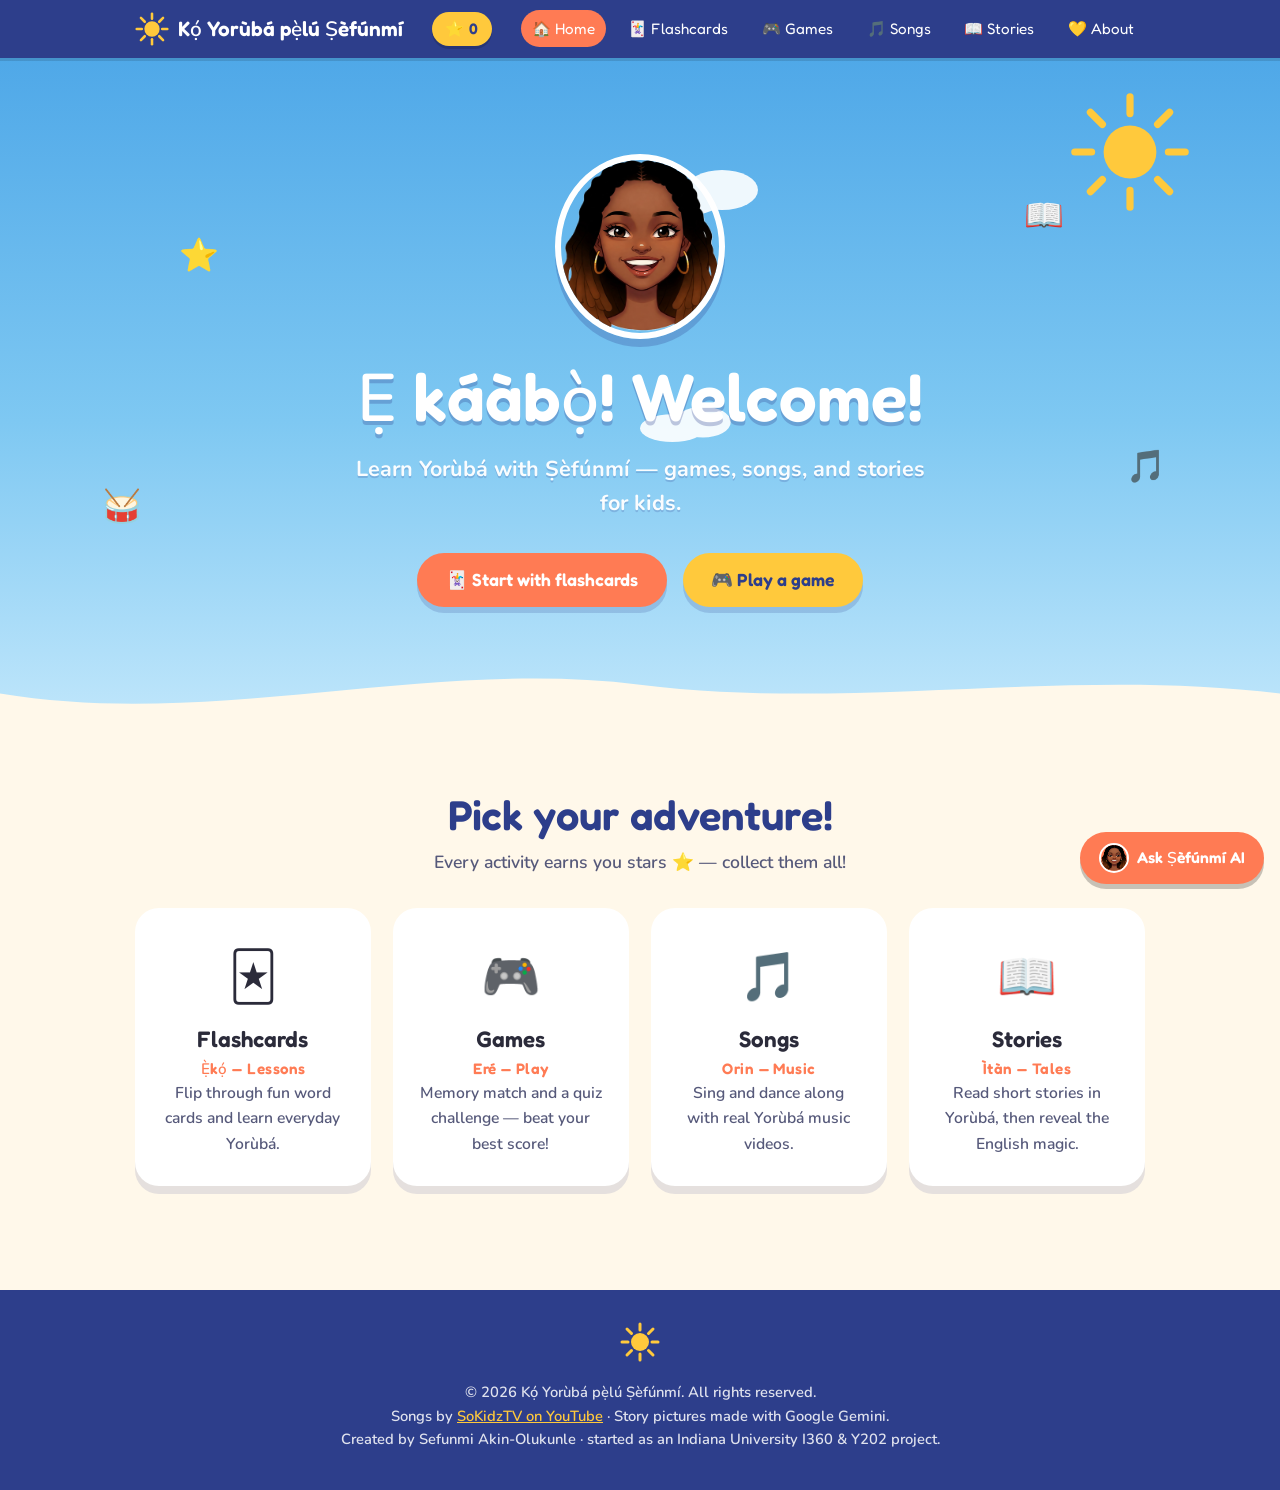
<file: index.html>
<!DOCTYPE html>
<html lang="en">
<head>
  <meta charset="UTF-8">
  <meta name="viewport" content="width=device-width, initial-scale=1.0">
  <title>Home — Kọ́ Yorùbá pẹ̀lú Ṣèfúnmí</title>
  <meta name="description" content="Kọ́ Yorùbá pẹ̀lú Ṣèfúnmí — Learn Yorùbá with Ṣèfúnmí through flashcards, games, songs, and stories. Fun for kids and families!">
  <link rel="preconnect" href="https://fonts.googleapis.com">
  <link rel="preconnect" href="https://fonts.gstatic.com" crossorigin>
  <link href="https://fonts.googleapis.com/css2?family=Fredoka:wght@400;500;600&family=Nunito:wght@600;700;800&display=swap" rel="stylesheet">
  <link rel="manifest" href="manifest.json">
  <meta name="theme-color" content="#2d3e8b">
  <link rel="icon" href="images/icon-192.png" type="image/png">
  <link rel="apple-touch-icon" href="images/apple-touch-icon.png">
  <meta name="apple-mobile-web-app-capable" content="yes">
  <meta name="apple-mobile-web-app-title" content="Kọ́ Yorùbá">
  <link rel="stylesheet" href="css/styles.css">
</head>
<body>
  <header class="site-header">
    <div class="wrap bar">
      <a class="brand" href="index.html"><svg class="logo-sun" viewBox="0 0 40 40" aria-hidden="true"><circle cx="20" cy="20" r="9" fill="#ffc93c"/><g stroke="#ffc93c" stroke-width="3" stroke-linecap="round"><line x1="20" y1="2" x2="20" y2="8"/><line x1="20" y1="32" x2="20" y2="38"/><line x1="2" y1="20" x2="8" y2="20"/><line x1="32" y1="20" x2="38" y2="20"/><line x1="7" y1="7" x2="11.5" y2="11.5"/><line x1="28.5" y1="28.5" x2="33" y2="33"/><line x1="33" y1="7" x2="28.5" y2="11.5"/><line x1="11.5" y1="28.5" x2="7" y2="33"/></g></svg> Kọ́ Yorùbá pẹ̀lú Ṣèfúnmí</a>
      <span class="star-chip" id="star-chip" title="Stars you've earned">⭐ <span id="star-count">0</span></span>
      <button class="nav-toggle" id="nav-toggle" aria-expanded="false" aria-controls="site-nav">Menu</button>
      <nav class="site-nav" id="site-nav" aria-label="Main">
        <ul>
          <li><a href="index.html" aria-current="page">🏠 Home</a></li>
          <li><a href="lessons.html">🃏 Flashcards</a></li>
          <li><a href="games.html">🎮 Games</a></li>
          <li><a href="songs.html">🎵 Songs</a></li>
          <li><a href="stories.html">📖 Stories</a></li>
          <li><a href="about.html">💛 About</a></li>
        </ul>
      </nav>
    </div>
  </header>

  <section class="hero">
    <svg class="sun-el" viewBox="0 0 100 100" aria-hidden="true"><circle cx="50" cy="50" r="22" fill="#ffc93c"/><g stroke="#ffc93c" stroke-width="6" stroke-linecap="round"><line x1="50" y1="4" x2="50" y2="18"/><line x1="50" y1="82" x2="50" y2="96"/><line x1="4" y1="50" x2="18" y2="50"/><line x1="82" y1="50" x2="96" y2="50"/><line x1="17" y1="17" x2="27" y2="27"/><line x1="73" y1="73" x2="83" y2="83"/><line x1="83" y1="17" x2="73" y2="27"/><line x1="27" y1="73" x2="17" y2="83"/></g></svg>
    <svg class="cloud" style="top:16%; animation-duration: 46s;" width="130" height="52" viewBox="0 0 130 52" aria-hidden="true"><ellipse cx="42" cy="34" rx="42" ry="18" fill="#fff"/><ellipse cx="82" cy="26" rx="36" ry="20" fill="#fff"/></svg>
    <svg class="cloud" style="top:52%; animation-duration: 68s; animation-delay:-24s;" width="100" height="42" viewBox="0 0 130 52" aria-hidden="true"><ellipse cx="42" cy="34" rx="42" ry="18" fill="#fff"/><ellipse cx="82" cy="26" rx="36" ry="20" fill="#fff"/></svg>
    <div class="floaties" aria-hidden="true">
      <span style="left:8%; top:64%; animation-delay:0s">🥁</span>
      <span style="left:88%; top:58%; animation-delay:0.7s">🎵</span>
      <span style="left:14%; top:26%; animation-delay:1.2s">⭐</span>
      <span style="left:80%; top:20%; animation-delay:0.4s">📖</span>
    </div>
    <div class="wrap">
      <img class="mascot" src="images/sefunmi_avatar.PNG" alt="Ṣèfúnmí, your friendly guide">
      <h1><span class="bouncy">Ẹ</span><span class="bouncy">&nbsp;k</span><span class="bouncy">á</span><span class="bouncy">à</span><span class="bouncy">b</span><span class="bouncy">ọ̀</span><span class="bouncy">!</span> Welcome!</h1>
      <p class="sub">Learn Yorùbá with Ṣèfúnmí — games, songs, and stories for kids.</p>
      <div class="cta-row">
        <a class="btn btn-coral" href="lessons.html">🃏 Start with flashcards</a>
        <a class="btn btn-sun" href="games.html">🎮 Play a game</a>
      </div>
    </div>
    <svg class="wave" viewBox="0 0 1440 70" preserveAspectRatio="none" aria-hidden="true"><path d="M0,40 C240,80 480,0 720,30 C960,60 1200,10 1440,40 L1440,70 L0,70 Z" fill="#fff8ea"/></svg>
  </section>

  <section class="section">
    <div class="wrap">
      <h2>Pick your adventure!</h2>
      <p class="section-sub">Every activity earns you stars ⭐ — collect them all!</p>
      <div class="big-cards stagger">
        <a class="big-card c-coral" href="lessons.html">
          <span class="emoji">🃏</span>
          <h3>Flashcards</h3>
          <p class="yo">Ẹ̀kọ́ &mdash; Lessons</p>
          <p>Flip through fun word cards and learn everyday Yorùbá.</p>
        </a>
        <a class="big-card c-grape" href="games.html">
          <span class="emoji">🎮</span>
          <h3>Games</h3>
          <p class="yo">Eré &mdash; Play</p>
          <p>Memory match and a quiz challenge — beat your best score!</p>
        </a>
        <a class="big-card c-sun" href="songs.html">
          <span class="emoji">🎵</span>
          <h3>Songs</h3>
          <p class="yo">Orin &mdash; Music</p>
          <p>Sing and dance along with real Yorùbá music videos.</p>
        </a>
        <a class="big-card c-leaf" href="stories.html">
          <span class="emoji">📖</span>
          <h3>Stories</h3>
          <p class="yo">Ìtàn &mdash; Tales</p>
          <p>Read short stories in Yorùbá, then reveal the English magic.</p>
        </a>
      </div>
    </div>
  </section>


  <footer class="site-footer">
    <svg class="foot-sun" viewBox="0 0 40 40" aria-hidden="true"><circle cx="20" cy="20" r="9" fill="#ffc93c"/><g stroke="#ffc93c" stroke-width="3" stroke-linecap="round"><line x1="20" y1="2" x2="20" y2="8"/><line x1="20" y1="32" x2="20" y2="38"/><line x1="2" y1="20" x2="8" y2="20"/><line x1="32" y1="20" x2="38" y2="20"/><line x1="7" y1="7" x2="11.5" y2="11.5"/><line x1="28.5" y1="28.5" x2="33" y2="33"/><line x1="33" y1="7" x2="28.5" y2="11.5"/><line x1="11.5" y1="28.5" x2="7" y2="33"/></g></svg>
    <p>&copy; 2026 Kọ́ Yorùbá pẹ̀lú Ṣèfúnmí. All rights reserved.</p>
    <p>Songs by <a href="https://www.youtube.com/playlist?list=PLvyWSc3Rf-4h21iMtvp2aFP9dDpeBqy0P" rel="noopener">SoKidzTV on YouTube</a> &middot; Story pictures made with Google Gemini.</p>
    <p>Created by Sefunmi Akin-Olukunle &middot; started as an Indiana University I360 &amp; Y202 project.</p>
  </footer>

  <button id="chat-launcher" aria-haspopup="dialog"><img src="images/sefunmi_avatar.PNG" alt=""> Ask Ṣèfúnmí AI</button>
  <div id="chatbot" role="dialog" aria-label="Sefunmi AI chat">
    <header>
      <span>Ṣèfúnmí AI</span>
      <button id="chat-close" aria-label="Close chat">&times;</button>
    </header>
    <div id="chat-body" aria-live="polite"></div>
    <form id="chat-form">
      <input id="chat-input" type="text" placeholder="Ask me anything!" autocomplete="off">
      <button type="submit">Send</button>
    </form>
  </div>

  <canvas id="confetti-canvas"></canvas>
  <script src="js/data.js"></script>
  <script src="js/app.js"></script>
  <script>
    if ("serviceWorker" in navigator) window.addEventListener("load", () => navigator.serviceWorker.register("./sw.js"));
  </script>
</body>
</html>
</file>
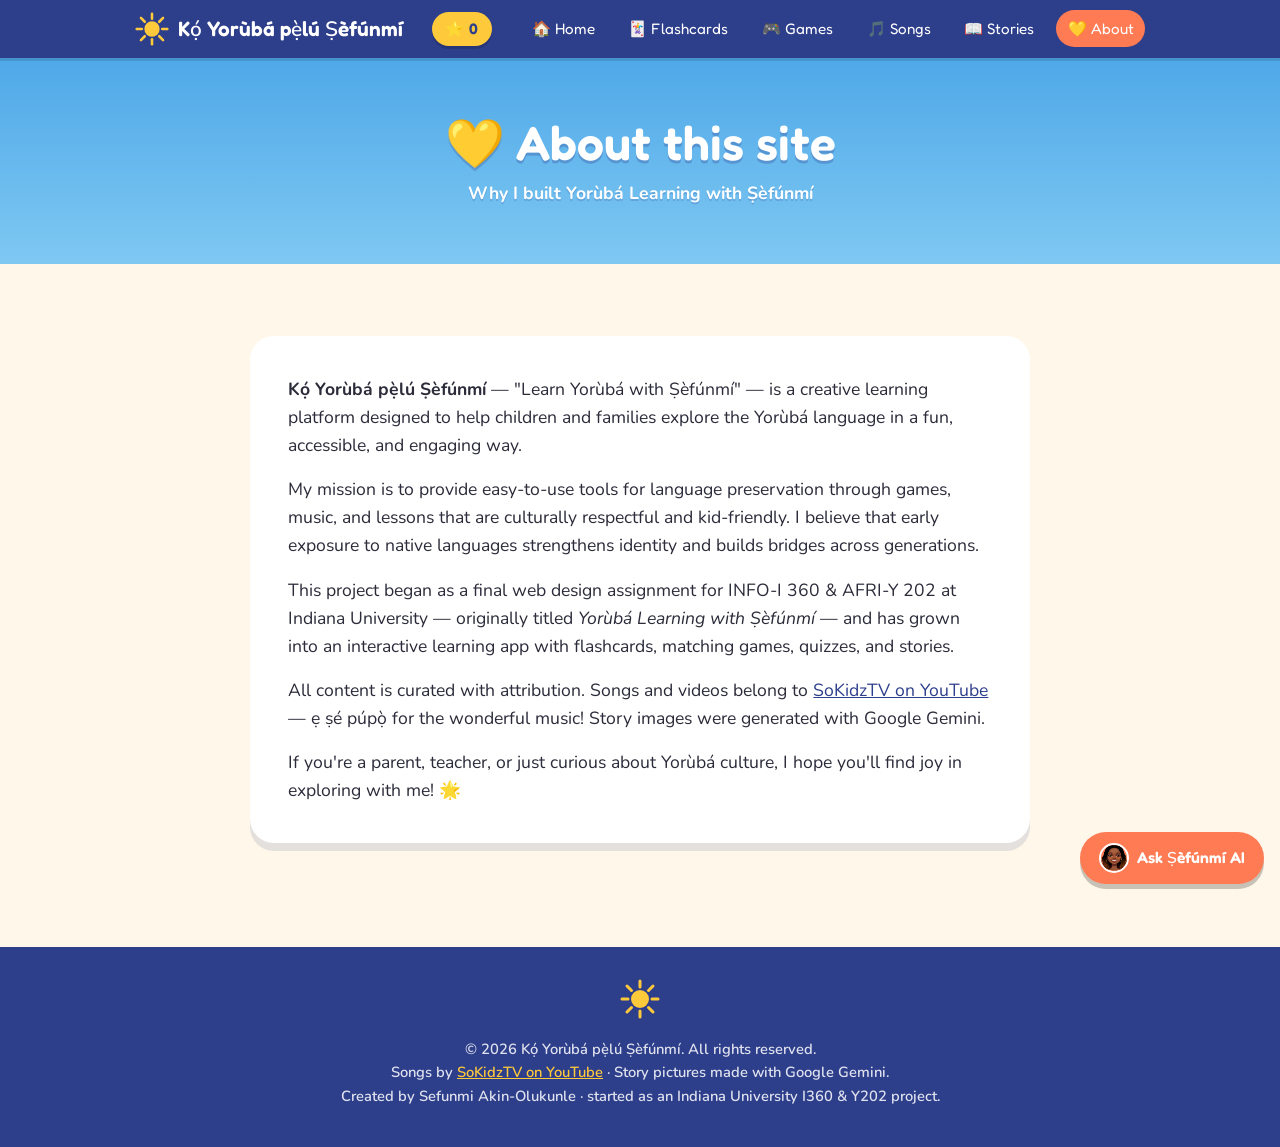
<file: about.html>
<!DOCTYPE html>
<html lang="en">
<head>
  <meta charset="UTF-8">
  <meta name="viewport" content="width=device-width, initial-scale=1.0">
  <title>About — Kọ́ Yorùbá pẹ̀lú Ṣèfúnmí</title>
  <meta name="description" content="Kọ́ Yorùbá pẹ̀lú Ṣèfúnmí — Learn Yorùbá with Ṣèfúnmí through flashcards, games, songs, and stories. Fun for kids and families!">
  <link rel="preconnect" href="https://fonts.googleapis.com">
  <link rel="preconnect" href="https://fonts.gstatic.com" crossorigin>
  <link href="https://fonts.googleapis.com/css2?family=Fredoka:wght@400;500;600&family=Nunito:wght@600;700;800&display=swap" rel="stylesheet">
  <link rel="manifest" href="manifest.json">
  <meta name="theme-color" content="#2d3e8b">
  <link rel="icon" href="images/icon-192.png" type="image/png">
  <link rel="apple-touch-icon" href="images/apple-touch-icon.png">
  <meta name="apple-mobile-web-app-capable" content="yes">
  <meta name="apple-mobile-web-app-title" content="Kọ́ Yorùbá">
  <link rel="stylesheet" href="css/styles.css">
</head>
<body>
  <header class="site-header">
    <div class="wrap bar">
      <a class="brand" href="index.html"><svg class="logo-sun" viewBox="0 0 40 40" aria-hidden="true"><circle cx="20" cy="20" r="9" fill="#ffc93c"/><g stroke="#ffc93c" stroke-width="3" stroke-linecap="round"><line x1="20" y1="2" x2="20" y2="8"/><line x1="20" y1="32" x2="20" y2="38"/><line x1="2" y1="20" x2="8" y2="20"/><line x1="32" y1="20" x2="38" y2="20"/><line x1="7" y1="7" x2="11.5" y2="11.5"/><line x1="28.5" y1="28.5" x2="33" y2="33"/><line x1="33" y1="7" x2="28.5" y2="11.5"/><line x1="11.5" y1="28.5" x2="7" y2="33"/></g></svg> Kọ́ Yorùbá pẹ̀lú Ṣèfúnmí</a>
      <span class="star-chip" id="star-chip" title="Stars you've earned">⭐ <span id="star-count">0</span></span>
      <button class="nav-toggle" id="nav-toggle" aria-expanded="false" aria-controls="site-nav">Menu</button>
      <nav class="site-nav" id="site-nav" aria-label="Main">
        <ul>
          <li><a href="index.html">🏠 Home</a></li>
          <li><a href="lessons.html">🃏 Flashcards</a></li>
          <li><a href="games.html">🎮 Games</a></li>
          <li><a href="songs.html">🎵 Songs</a></li>
          <li><a href="stories.html">📖 Stories</a></li>
          <li><a href="about.html" aria-current="page">💛 About</a></li>
        </ul>
      </nav>
    </div>
  </header>

  <section class="page-hero">
    <h1>💛 About this site</h1>
    <p>Why I built Yorùbá Learning with Ṣèfúnmí</p>
  </section>

  <section class="section">
    <div class="wrap">
      <div class="about-card anim-bounce">
        <p><strong>Kọ́ Yorùbá pẹ̀lú Ṣèfúnmí</strong> — "Learn Yorùbá with Ṣèfúnmí" — is a creative learning platform designed to help children and families explore the Yorùbá language in a fun, accessible, and engaging way.</p>
        <p>My mission is to provide easy-to-use tools for language preservation through games, music, and lessons that are culturally respectful and kid-friendly. I believe that early exposure to native languages strengthens identity and builds bridges across generations.</p>
        <p>This project began as a final web design assignment for INFO-I 360 &amp; AFRI-Y 202 at Indiana University — originally titled <em>Yorùbá Learning with Ṣèfúnmí</em> — and has grown into an interactive learning app with flashcards, matching games, quizzes, and stories.</p>
        <p>All content is curated with attribution. Songs and videos belong to <a href="https://www.youtube.com/playlist?list=PLvyWSc3Rf-4h21iMtvp2aFP9dDpeBqy0P" rel="noopener">SoKidzTV on YouTube</a> — ẹ ṣé púpọ̀ for the wonderful music! Story images were generated with Google Gemini.</p>
        <p>If you're a parent, teacher, or just curious about Yorùbá culture, I hope you'll find joy in exploring with me! 🌟</p>
      </div>
    </div>
  </section>


  <footer class="site-footer">
    <svg class="foot-sun" viewBox="0 0 40 40" aria-hidden="true"><circle cx="20" cy="20" r="9" fill="#ffc93c"/><g stroke="#ffc93c" stroke-width="3" stroke-linecap="round"><line x1="20" y1="2" x2="20" y2="8"/><line x1="20" y1="32" x2="20" y2="38"/><line x1="2" y1="20" x2="8" y2="20"/><line x1="32" y1="20" x2="38" y2="20"/><line x1="7" y1="7" x2="11.5" y2="11.5"/><line x1="28.5" y1="28.5" x2="33" y2="33"/><line x1="33" y1="7" x2="28.5" y2="11.5"/><line x1="11.5" y1="28.5" x2="7" y2="33"/></g></svg>
    <p>&copy; 2026 Kọ́ Yorùbá pẹ̀lú Ṣèfúnmí. All rights reserved.</p>
    <p>Songs by <a href="https://www.youtube.com/playlist?list=PLvyWSc3Rf-4h21iMtvp2aFP9dDpeBqy0P" rel="noopener">SoKidzTV on YouTube</a> &middot; Story pictures made with Google Gemini.</p>
    <p>Created by Sefunmi Akin-Olukunle &middot; started as an Indiana University I360 &amp; Y202 project.</p>
  </footer>

  <button id="chat-launcher" aria-haspopup="dialog"><img src="images/sefunmi_avatar.PNG" alt=""> Ask Ṣèfúnmí AI</button>
  <div id="chatbot" role="dialog" aria-label="Sefunmi AI chat">
    <header>
      <span>Ṣèfúnmí AI</span>
      <button id="chat-close" aria-label="Close chat">&times;</button>
    </header>
    <div id="chat-body" aria-live="polite"></div>
    <form id="chat-form">
      <input id="chat-input" type="text" placeholder="Ask me anything!" autocomplete="off">
      <button type="submit">Send</button>
    </form>
  </div>

  <canvas id="confetti-canvas"></canvas>
  <script src="js/data.js"></script>
  <script src="js/app.js"></script>
  <script>
    if ("serviceWorker" in navigator) window.addEventListener("load", () => navigator.serviceWorker.register("./sw.js"));
  </script>
</body>
</html>
</file>
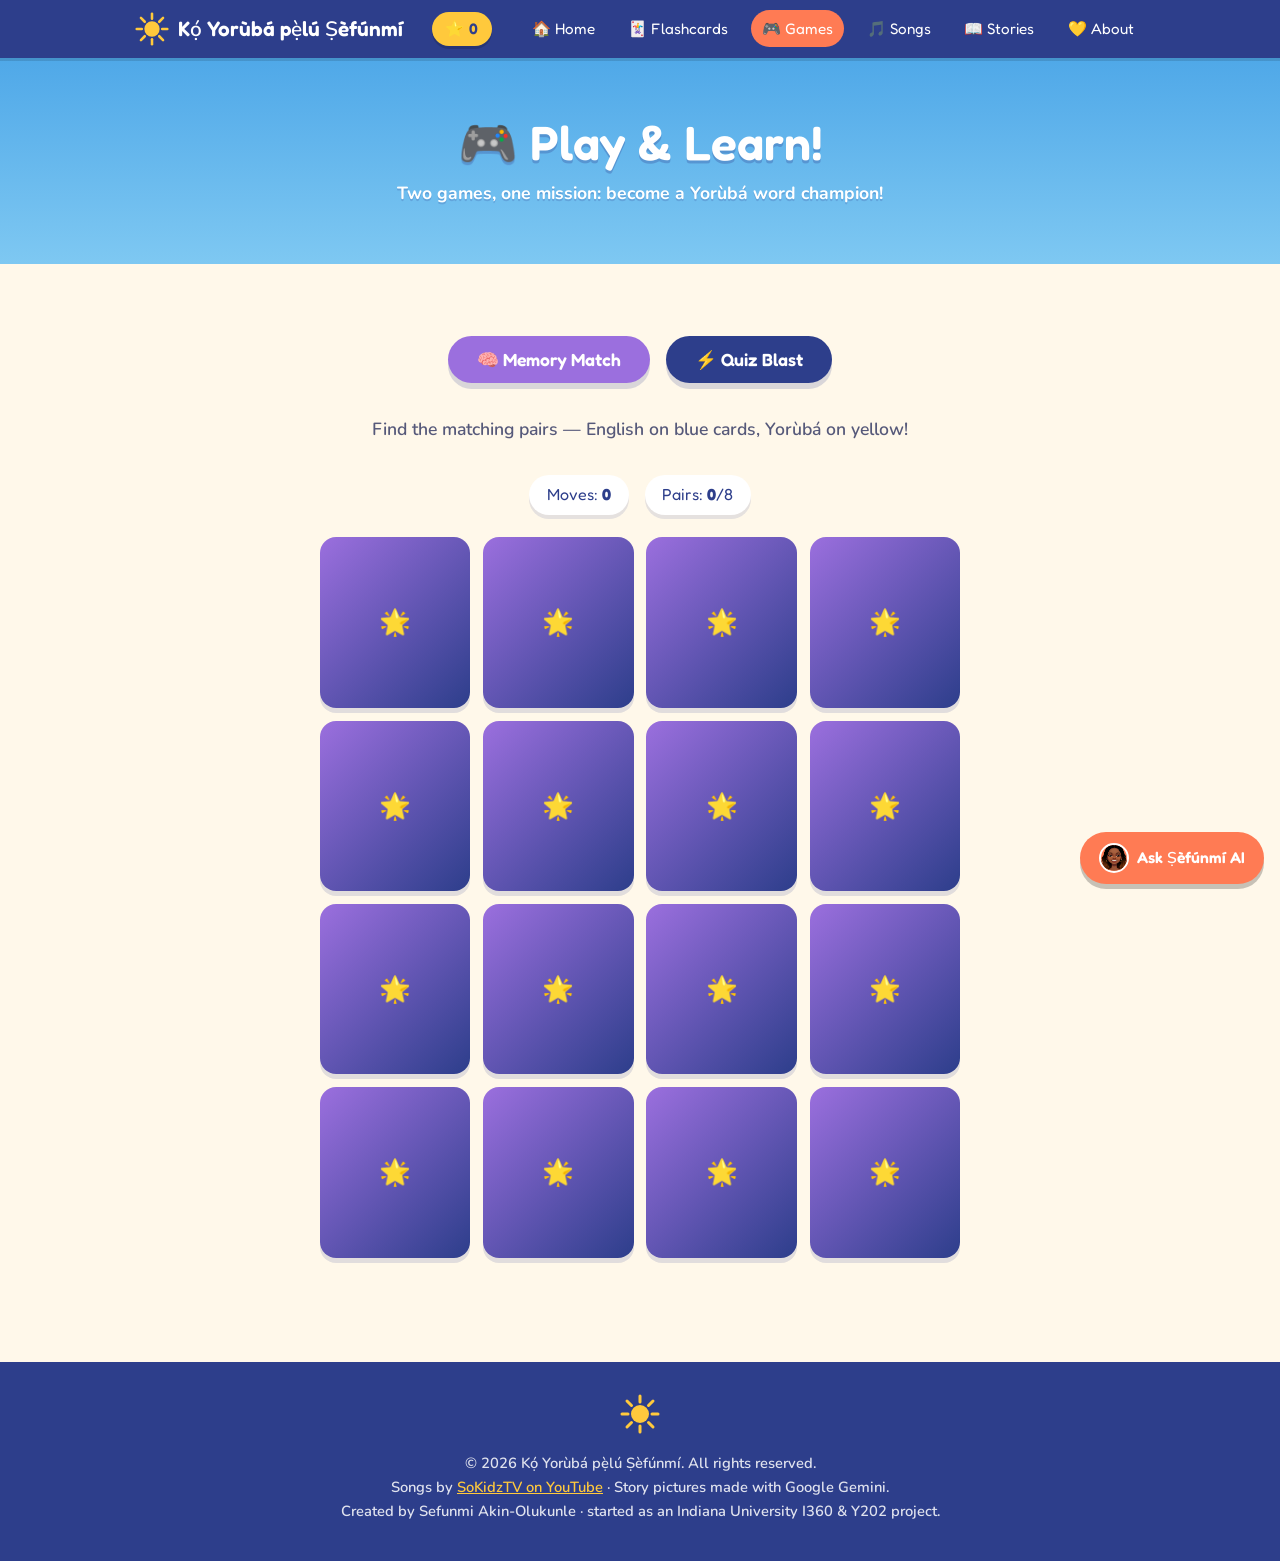
<file: games.html>
<!DOCTYPE html>
<html lang="en">
<head>
  <meta charset="UTF-8">
  <meta name="viewport" content="width=device-width, initial-scale=1.0">
  <title>Games — Kọ́ Yorùbá pẹ̀lú Ṣèfúnmí</title>
  <meta name="description" content="Kọ́ Yorùbá pẹ̀lú Ṣèfúnmí — Learn Yorùbá with Ṣèfúnmí through flashcards, games, songs, and stories. Fun for kids and families!">
  <link rel="preconnect" href="https://fonts.googleapis.com">
  <link rel="preconnect" href="https://fonts.gstatic.com" crossorigin>
  <link href="https://fonts.googleapis.com/css2?family=Fredoka:wght@400;500;600&family=Nunito:wght@600;700;800&display=swap" rel="stylesheet">
  <link rel="manifest" href="manifest.json">
  <meta name="theme-color" content="#2d3e8b">
  <link rel="icon" href="images/icon-192.png" type="image/png">
  <link rel="apple-touch-icon" href="images/apple-touch-icon.png">
  <meta name="apple-mobile-web-app-capable" content="yes">
  <meta name="apple-mobile-web-app-title" content="Kọ́ Yorùbá">
  <link rel="stylesheet" href="css/styles.css">
</head>
<body>
  <header class="site-header">
    <div class="wrap bar">
      <a class="brand" href="index.html"><svg class="logo-sun" viewBox="0 0 40 40" aria-hidden="true"><circle cx="20" cy="20" r="9" fill="#ffc93c"/><g stroke="#ffc93c" stroke-width="3" stroke-linecap="round"><line x1="20" y1="2" x2="20" y2="8"/><line x1="20" y1="32" x2="20" y2="38"/><line x1="2" y1="20" x2="8" y2="20"/><line x1="32" y1="20" x2="38" y2="20"/><line x1="7" y1="7" x2="11.5" y2="11.5"/><line x1="28.5" y1="28.5" x2="33" y2="33"/><line x1="33" y1="7" x2="28.5" y2="11.5"/><line x1="11.5" y1="28.5" x2="7" y2="33"/></g></svg> Kọ́ Yorùbá pẹ̀lú Ṣèfúnmí</a>
      <span class="star-chip" id="star-chip" title="Stars you've earned">⭐ <span id="star-count">0</span></span>
      <button class="nav-toggle" id="nav-toggle" aria-expanded="false" aria-controls="site-nav">Menu</button>
      <nav class="site-nav" id="site-nav" aria-label="Main">
        <ul>
          <li><a href="index.html">🏠 Home</a></li>
          <li><a href="lessons.html">🃏 Flashcards</a></li>
          <li><a href="games.html" aria-current="page">🎮 Games</a></li>
          <li><a href="songs.html">🎵 Songs</a></li>
          <li><a href="stories.html">📖 Stories</a></li>
          <li><a href="about.html">💛 About</a></li>
        </ul>
      </nav>
    </div>
  </header>

  <section class="page-hero">
    <h1>🎮 Play &amp; Learn!</h1>
    <p>Two games, one mission: become a Yorùbá word champion!</p>
  </section>

  <section class="section">
    <div class="wrap">
      <div class="game-tabs">
        <button class="btn btn-grape" id="tab-memory" type="button">🧠 Memory Match</button>
        <button class="btn btn-indigo" id="tab-quiz" type="button">⚡ Quiz Blast</button>
      </div>

      <div class="game-zone active" id="zone-memory">
        <p class="section-sub">Find the matching pairs — English on blue cards, Yorùbá on yellow!</p>
        <div class="scoreboard">
          <span class="score-pill">Moves: <strong id="mem-moves">0</strong></span>
          <span class="score-pill">Pairs: <strong id="mem-pairs">0</strong>/8</span>
        </div>
        <div class="memory-grid" id="memory-grid"></div>
        <div class="win-banner" id="mem-win" hidden>
          <span class="big-emoji">🏆</span>
          <h3>Ẹ kú oríire! You did it!</h3>
          <p id="mem-win-text"></p>
          <button class="btn btn-grape" id="mem-again" type="button">Play again</button>
        </div>
      </div>

      <div class="game-zone" id="zone-quiz">
        <p class="section-sub">10 questions. Pick the right translation. How many can you get?</p>
        <div class="scoreboard">
          <span class="score-pill">Question: <strong id="quiz-qnum">1</strong>/10</span>
          <span class="score-pill">Score: <strong id="quiz-score">0</strong></span>
        </div>
        <div class="quiz-box" id="quiz-box">
          <div class="quiz-word" id="quiz-word"></div>
          <div class="quiz-opts" id="quiz-opts"></div>
        </div>
        <div class="win-banner" id="quiz-done" hidden>
          <span class="big-emoji" id="quiz-done-emoji">🎉</span>
          <h3 id="quiz-done-title"></h3>
          <p id="quiz-done-text"></p>
          <button class="btn btn-indigo" id="quiz-again" type="button">Try again</button>
        </div>
      </div>
    </div>
  </section>


  <footer class="site-footer">
    <svg class="foot-sun" viewBox="0 0 40 40" aria-hidden="true"><circle cx="20" cy="20" r="9" fill="#ffc93c"/><g stroke="#ffc93c" stroke-width="3" stroke-linecap="round"><line x1="20" y1="2" x2="20" y2="8"/><line x1="20" y1="32" x2="20" y2="38"/><line x1="2" y1="20" x2="8" y2="20"/><line x1="32" y1="20" x2="38" y2="20"/><line x1="7" y1="7" x2="11.5" y2="11.5"/><line x1="28.5" y1="28.5" x2="33" y2="33"/><line x1="33" y1="7" x2="28.5" y2="11.5"/><line x1="11.5" y1="28.5" x2="7" y2="33"/></g></svg>
    <p>&copy; 2026 Kọ́ Yorùbá pẹ̀lú Ṣèfúnmí. All rights reserved.</p>
    <p>Songs by <a href="https://www.youtube.com/playlist?list=PLvyWSc3Rf-4h21iMtvp2aFP9dDpeBqy0P" rel="noopener">SoKidzTV on YouTube</a> &middot; Story pictures made with Google Gemini.</p>
    <p>Created by Sefunmi Akin-Olukunle &middot; started as an Indiana University I360 &amp; Y202 project.</p>
  </footer>

  <button id="chat-launcher" aria-haspopup="dialog"><img src="images/sefunmi_avatar.PNG" alt=""> Ask Ṣèfúnmí AI</button>
  <div id="chatbot" role="dialog" aria-label="Sefunmi AI chat">
    <header>
      <span>Ṣèfúnmí AI</span>
      <button id="chat-close" aria-label="Close chat">&times;</button>
    </header>
    <div id="chat-body" aria-live="polite"></div>
    <form id="chat-form">
      <input id="chat-input" type="text" placeholder="Ask me anything!" autocomplete="off">
      <button type="submit">Send</button>
    </form>
  </div>

  <canvas id="confetti-canvas"></canvas>
  <script src="js/data.js"></script>
  <script src="js/app.js"></script>
  <script src="js/games.js"></script>
  <script>
    if ("serviceWorker" in navigator) window.addEventListener("load", () => navigator.serviceWorker.register("./sw.js"));
  </script>
</body>
</html>
</file>
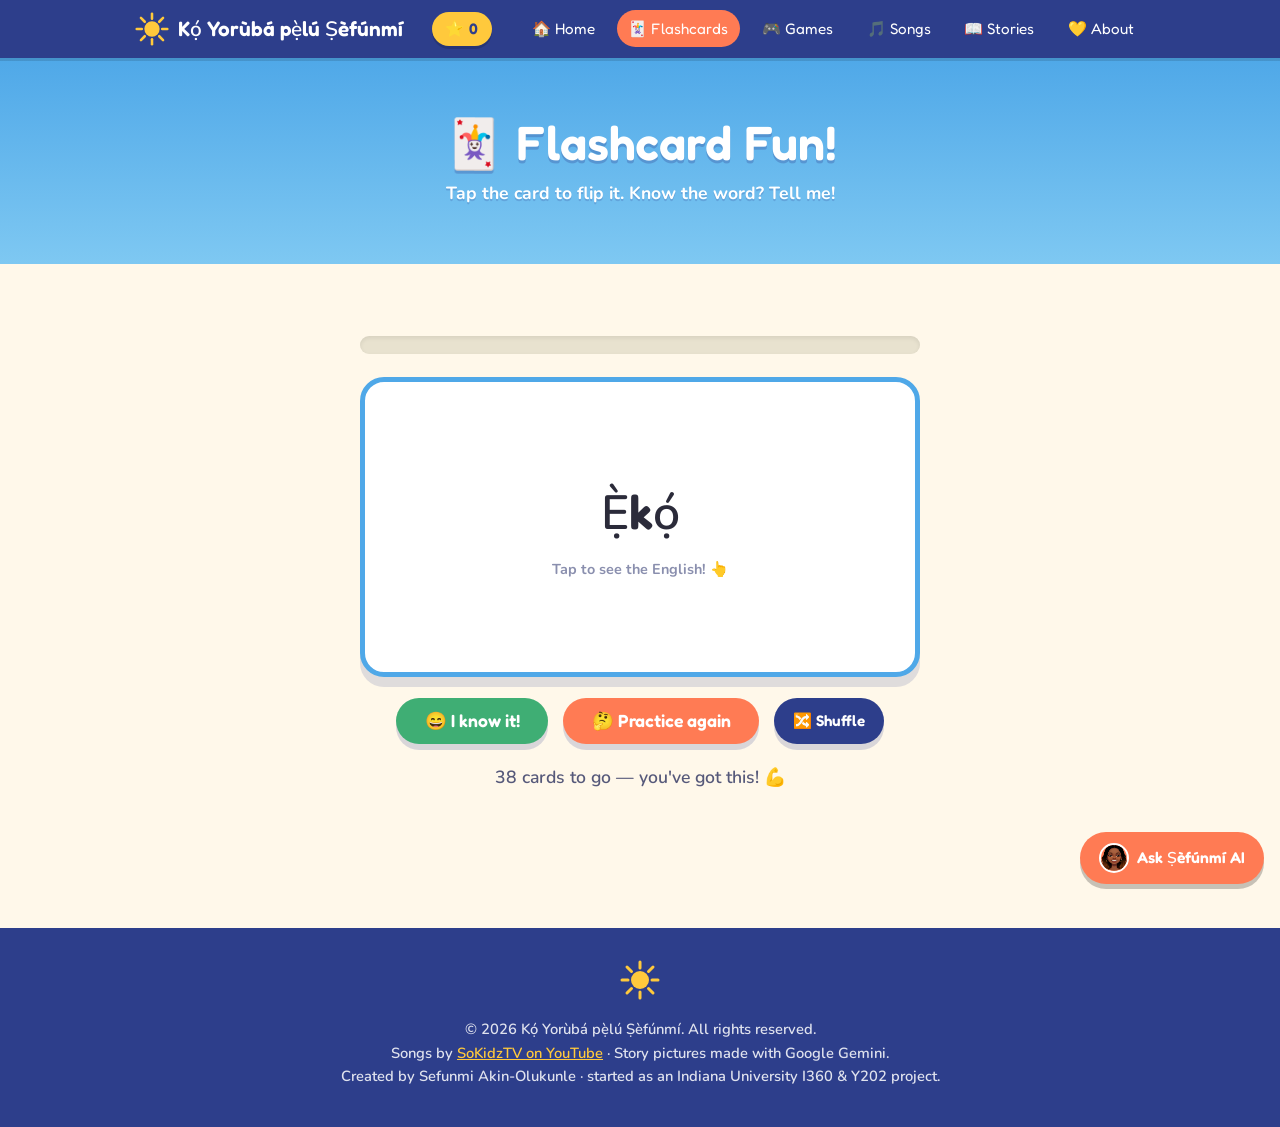
<file: lessons.html>
<!DOCTYPE html>
<html lang="en">
<head>
  <meta charset="UTF-8">
  <meta name="viewport" content="width=device-width, initial-scale=1.0">
  <title>Flashcards — Kọ́ Yorùbá pẹ̀lú Ṣèfúnmí</title>
  <meta name="description" content="Kọ́ Yorùbá pẹ̀lú Ṣèfúnmí — Learn Yorùbá with Ṣèfúnmí through flashcards, games, songs, and stories. Fun for kids and families!">
  <link rel="preconnect" href="https://fonts.googleapis.com">
  <link rel="preconnect" href="https://fonts.gstatic.com" crossorigin>
  <link href="https://fonts.googleapis.com/css2?family=Fredoka:wght@400;500;600&family=Nunito:wght@600;700;800&display=swap" rel="stylesheet">
  <link rel="manifest" href="manifest.json">
  <meta name="theme-color" content="#2d3e8b">
  <link rel="icon" href="images/icon-192.png" type="image/png">
  <link rel="apple-touch-icon" href="images/apple-touch-icon.png">
  <meta name="apple-mobile-web-app-capable" content="yes">
  <meta name="apple-mobile-web-app-title" content="Kọ́ Yorùbá">
  <link rel="stylesheet" href="css/styles.css">
</head>
<body>
  <header class="site-header">
    <div class="wrap bar">
      <a class="brand" href="index.html"><svg class="logo-sun" viewBox="0 0 40 40" aria-hidden="true"><circle cx="20" cy="20" r="9" fill="#ffc93c"/><g stroke="#ffc93c" stroke-width="3" stroke-linecap="round"><line x1="20" y1="2" x2="20" y2="8"/><line x1="20" y1="32" x2="20" y2="38"/><line x1="2" y1="20" x2="8" y2="20"/><line x1="32" y1="20" x2="38" y2="20"/><line x1="7" y1="7" x2="11.5" y2="11.5"/><line x1="28.5" y1="28.5" x2="33" y2="33"/><line x1="33" y1="7" x2="28.5" y2="11.5"/><line x1="11.5" y1="28.5" x2="7" y2="33"/></g></svg> Kọ́ Yorùbá pẹ̀lú Ṣèfúnmí</a>
      <span class="star-chip" id="star-chip" title="Stars you've earned">⭐ <span id="star-count">0</span></span>
      <button class="nav-toggle" id="nav-toggle" aria-expanded="false" aria-controls="site-nav">Menu</button>
      <nav class="site-nav" id="site-nav" aria-label="Main">
        <ul>
          <li><a href="index.html">🏠 Home</a></li>
          <li><a href="lessons.html" aria-current="page">🃏 Flashcards</a></li>
          <li><a href="games.html">🎮 Games</a></li>
          <li><a href="songs.html">🎵 Songs</a></li>
          <li><a href="stories.html">📖 Stories</a></li>
          <li><a href="about.html">💛 About</a></li>
        </ul>
      </nav>
    </div>
  </header>

  <section class="page-hero">
    <h1>🃏 Flashcard Fun!</h1>
    <p>Tap the card to flip it. Know the word? Tell me!</p>
  </section>

  <section class="section">
    <div class="wrap">
      <div class="deck-zone" id="deck-zone">
        <div class="progress-track"><div class="progress-fill" id="deck-progress"></div></div>
        <div class="flashcard" id="flashcard" role="button" tabindex="0" aria-label="Flashcard, press to flip">
          <div class="inner">
            <div class="face front">
              <span class="word" id="card-front-word">Ẹ̀kọ́</span>
              <span class="hint">Tap to see the English! 👆</span>
            </div>
            <div class="face back">
              <span class="word" id="card-back-word">Lesson</span>
              <span class="hint">Did you know it?</span>
            </div>
          </div>
        </div>
        <div class="deck-actions">
          <button class="btn btn-leaf" id="know-btn" type="button">😄 I know it!</button>
          <button class="btn btn-coral" id="learn-btn" type="button">🤔 Practice again</button>
          <button class="btn btn-indigo small" id="shuffle-btn" type="button">🔀 Shuffle</button>
        </div>
        <p class="section-sub" style="margin-top:1.2rem"><span id="deck-status"></span></p>
      </div>
    </div>
  </section>


  <footer class="site-footer">
    <svg class="foot-sun" viewBox="0 0 40 40" aria-hidden="true"><circle cx="20" cy="20" r="9" fill="#ffc93c"/><g stroke="#ffc93c" stroke-width="3" stroke-linecap="round"><line x1="20" y1="2" x2="20" y2="8"/><line x1="20" y1="32" x2="20" y2="38"/><line x1="2" y1="20" x2="8" y2="20"/><line x1="32" y1="20" x2="38" y2="20"/><line x1="7" y1="7" x2="11.5" y2="11.5"/><line x1="28.5" y1="28.5" x2="33" y2="33"/><line x1="33" y1="7" x2="28.5" y2="11.5"/><line x1="11.5" y1="28.5" x2="7" y2="33"/></g></svg>
    <p>&copy; 2026 Kọ́ Yorùbá pẹ̀lú Ṣèfúnmí. All rights reserved.</p>
    <p>Songs by <a href="https://www.youtube.com/playlist?list=PLvyWSc3Rf-4h21iMtvp2aFP9dDpeBqy0P" rel="noopener">SoKidzTV on YouTube</a> &middot; Story pictures made with Google Gemini.</p>
    <p>Created by Sefunmi Akin-Olukunle &middot; started as an Indiana University I360 &amp; Y202 project.</p>
  </footer>

  <button id="chat-launcher" aria-haspopup="dialog"><img src="images/sefunmi_avatar.PNG" alt=""> Ask Ṣèfúnmí AI</button>
  <div id="chatbot" role="dialog" aria-label="Sefunmi AI chat">
    <header>
      <span>Ṣèfúnmí AI</span>
      <button id="chat-close" aria-label="Close chat">&times;</button>
    </header>
    <div id="chat-body" aria-live="polite"></div>
    <form id="chat-form">
      <input id="chat-input" type="text" placeholder="Ask me anything!" autocomplete="off">
      <button type="submit">Send</button>
    </form>
  </div>

  <canvas id="confetti-canvas"></canvas>
  <script src="js/data.js"></script>
  <script src="js/app.js"></script>
  <script src="js/lessons.js"></script>
  <script>
    if ("serviceWorker" in navigator) window.addEventListener("load", () => navigator.serviceWorker.register("./sw.js"));
  </script>
</body>
</html>
</file>
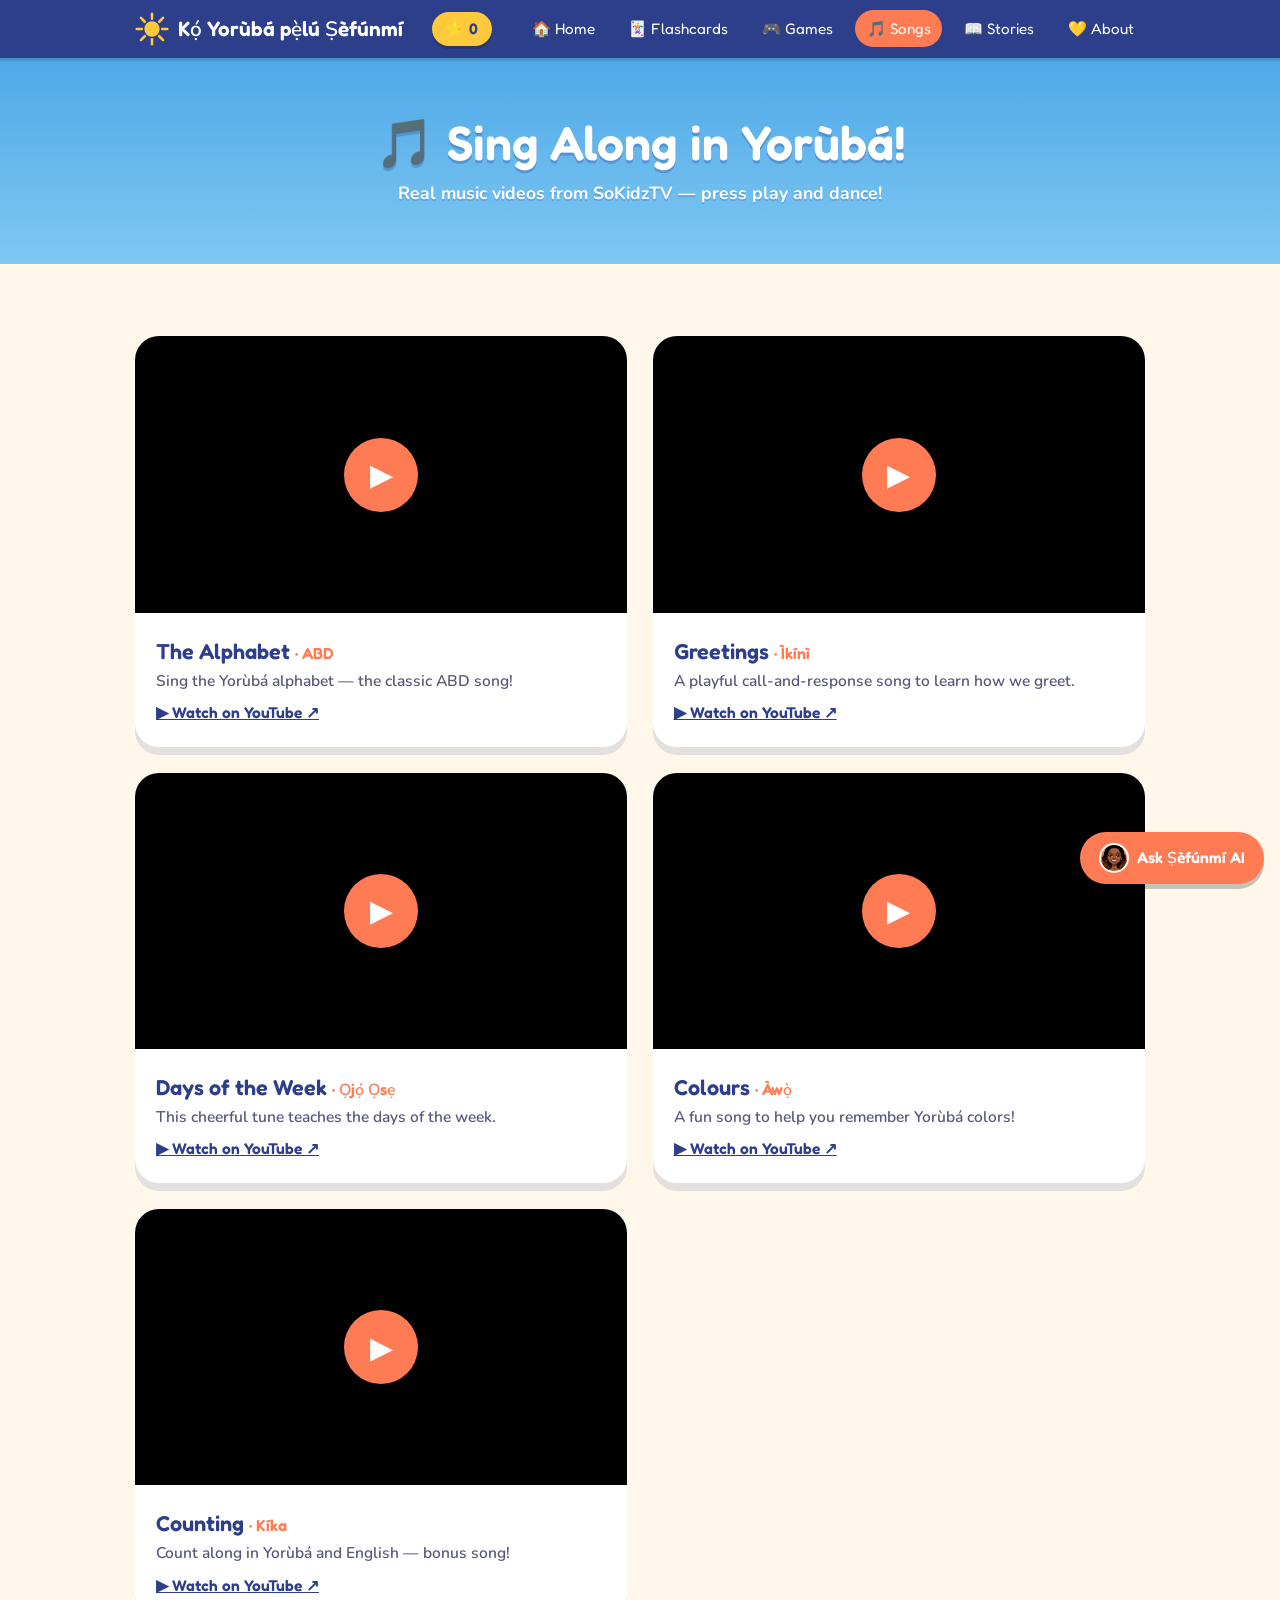
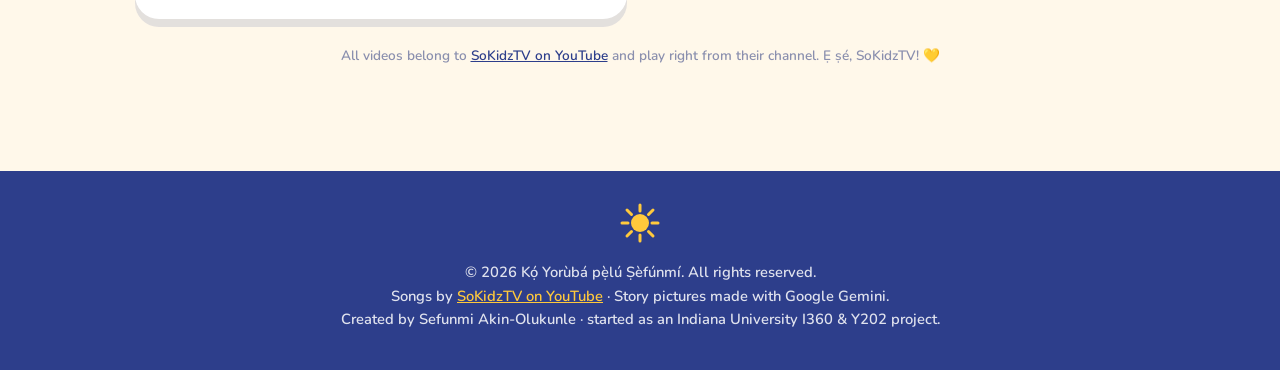
<file: songs.html>
<!DOCTYPE html>
<html lang="en">
<head>
  <meta charset="UTF-8">
  <meta name="viewport" content="width=device-width, initial-scale=1.0">
  <meta name="referrer" content="strict-origin-when-cross-origin">
  <title>Songs — Kọ́ Yorùbá pẹ̀lú Ṣèfúnmí</title>
  <meta name="description" content="Kọ́ Yorùbá pẹ̀lú Ṣèfúnmí — Learn Yorùbá with Ṣèfúnmí through flashcards, games, songs, and stories. Fun for kids and families!">
  <link rel="preconnect" href="https://fonts.googleapis.com">
  <link rel="preconnect" href="https://fonts.gstatic.com" crossorigin>
  <link href="https://fonts.googleapis.com/css2?family=Fredoka:wght@400;500;600&family=Nunito:wght@600;700;800&display=swap" rel="stylesheet">
  <link rel="manifest" href="manifest.json">
  <meta name="theme-color" content="#2d3e8b">
  <link rel="icon" href="images/icon-192.png" type="image/png">
  <link rel="apple-touch-icon" href="images/apple-touch-icon.png">
  <meta name="apple-mobile-web-app-capable" content="yes">
  <meta name="apple-mobile-web-app-title" content="Kọ́ Yorùbá">
  <link rel="stylesheet" href="css/styles.css">
</head>
<body>
  <header class="site-header">
    <div class="wrap bar">
      <a class="brand" href="index.html"><svg class="logo-sun" viewBox="0 0 40 40" aria-hidden="true"><circle cx="20" cy="20" r="9" fill="#ffc93c"/><g stroke="#ffc93c" stroke-width="3" stroke-linecap="round"><line x1="20" y1="2" x2="20" y2="8"/><line x1="20" y1="32" x2="20" y2="38"/><line x1="2" y1="20" x2="8" y2="20"/><line x1="32" y1="20" x2="38" y2="20"/><line x1="7" y1="7" x2="11.5" y2="11.5"/><line x1="28.5" y1="28.5" x2="33" y2="33"/><line x1="33" y1="7" x2="28.5" y2="11.5"/><line x1="11.5" y1="28.5" x2="7" y2="33"/></g></svg> Kọ́ Yorùbá pẹ̀lú Ṣèfúnmí</a>
      <span class="star-chip" id="star-chip" title="Stars you've earned">⭐ <span id="star-count">0</span></span>
      <button class="nav-toggle" id="nav-toggle" aria-expanded="false" aria-controls="site-nav">Menu</button>
      <nav class="site-nav" id="site-nav" aria-label="Main">
        <ul>
          <li><a href="index.html">🏠 Home</a></li>
          <li><a href="lessons.html">🃏 Flashcards</a></li>
          <li><a href="games.html">🎮 Games</a></li>
          <li><a href="songs.html" aria-current="page">🎵 Songs</a></li>
          <li><a href="stories.html">📖 Stories</a></li>
          <li><a href="about.html">💛 About</a></li>
        </ul>
      </nav>
    </div>
  </header>

  <section class="page-hero">
    <h1>🎵 Sing Along in Yorùbá!</h1>
    <p>Real music videos from SoKidzTV — press play and dance!</p>
  </section>

  <section class="section">
    <div class="wrap">
      <div class="song-grid" id="song-grid"></div>
      <p class="credit-note">All videos belong to <a href="https://www.youtube.com/playlist?list=PLvyWSc3Rf-4h21iMtvp2aFP9dDpeBqy0P" rel="noopener">SoKidzTV on YouTube</a> and play right from their channel. Ẹ ṣé, SoKidzTV! 💛</p>
    </div>
  </section>


  <footer class="site-footer">
    <svg class="foot-sun" viewBox="0 0 40 40" aria-hidden="true"><circle cx="20" cy="20" r="9" fill="#ffc93c"/><g stroke="#ffc93c" stroke-width="3" stroke-linecap="round"><line x1="20" y1="2" x2="20" y2="8"/><line x1="20" y1="32" x2="20" y2="38"/><line x1="2" y1="20" x2="8" y2="20"/><line x1="32" y1="20" x2="38" y2="20"/><line x1="7" y1="7" x2="11.5" y2="11.5"/><line x1="28.5" y1="28.5" x2="33" y2="33"/><line x1="33" y1="7" x2="28.5" y2="11.5"/><line x1="11.5" y1="28.5" x2="7" y2="33"/></g></svg>
    <p>&copy; 2026 Kọ́ Yorùbá pẹ̀lú Ṣèfúnmí. All rights reserved.</p>
    <p>Songs by <a href="https://www.youtube.com/playlist?list=PLvyWSc3Rf-4h21iMtvp2aFP9dDpeBqy0P" rel="noopener">SoKidzTV on YouTube</a> &middot; Story pictures made with Google Gemini.</p>
    <p>Created by Sefunmi Akin-Olukunle &middot; started as an Indiana University I360 &amp; Y202 project.</p>
  </footer>

  <button id="chat-launcher" aria-haspopup="dialog"><img src="images/sefunmi_avatar.PNG" alt=""> Ask Ṣèfúnmí AI</button>
  <div id="chatbot" role="dialog" aria-label="Sefunmi AI chat">
    <header>
      <span>Ṣèfúnmí AI</span>
      <button id="chat-close" aria-label="Close chat">&times;</button>
    </header>
    <div id="chat-body" aria-live="polite"></div>
    <form id="chat-form">
      <input id="chat-input" type="text" placeholder="Ask me anything!" autocomplete="off">
      <button type="submit">Send</button>
    </form>
  </div>

  <canvas id="confetti-canvas"></canvas>
  <script src="js/data.js"></script>
  <script src="js/app.js"></script>
  <script src="js/songs.js"></script>
  <script>
    if ("serviceWorker" in navigator) window.addEventListener("load", () => navigator.serviceWorker.register("./sw.js"));
  </script>
</body>
</html>
</file>
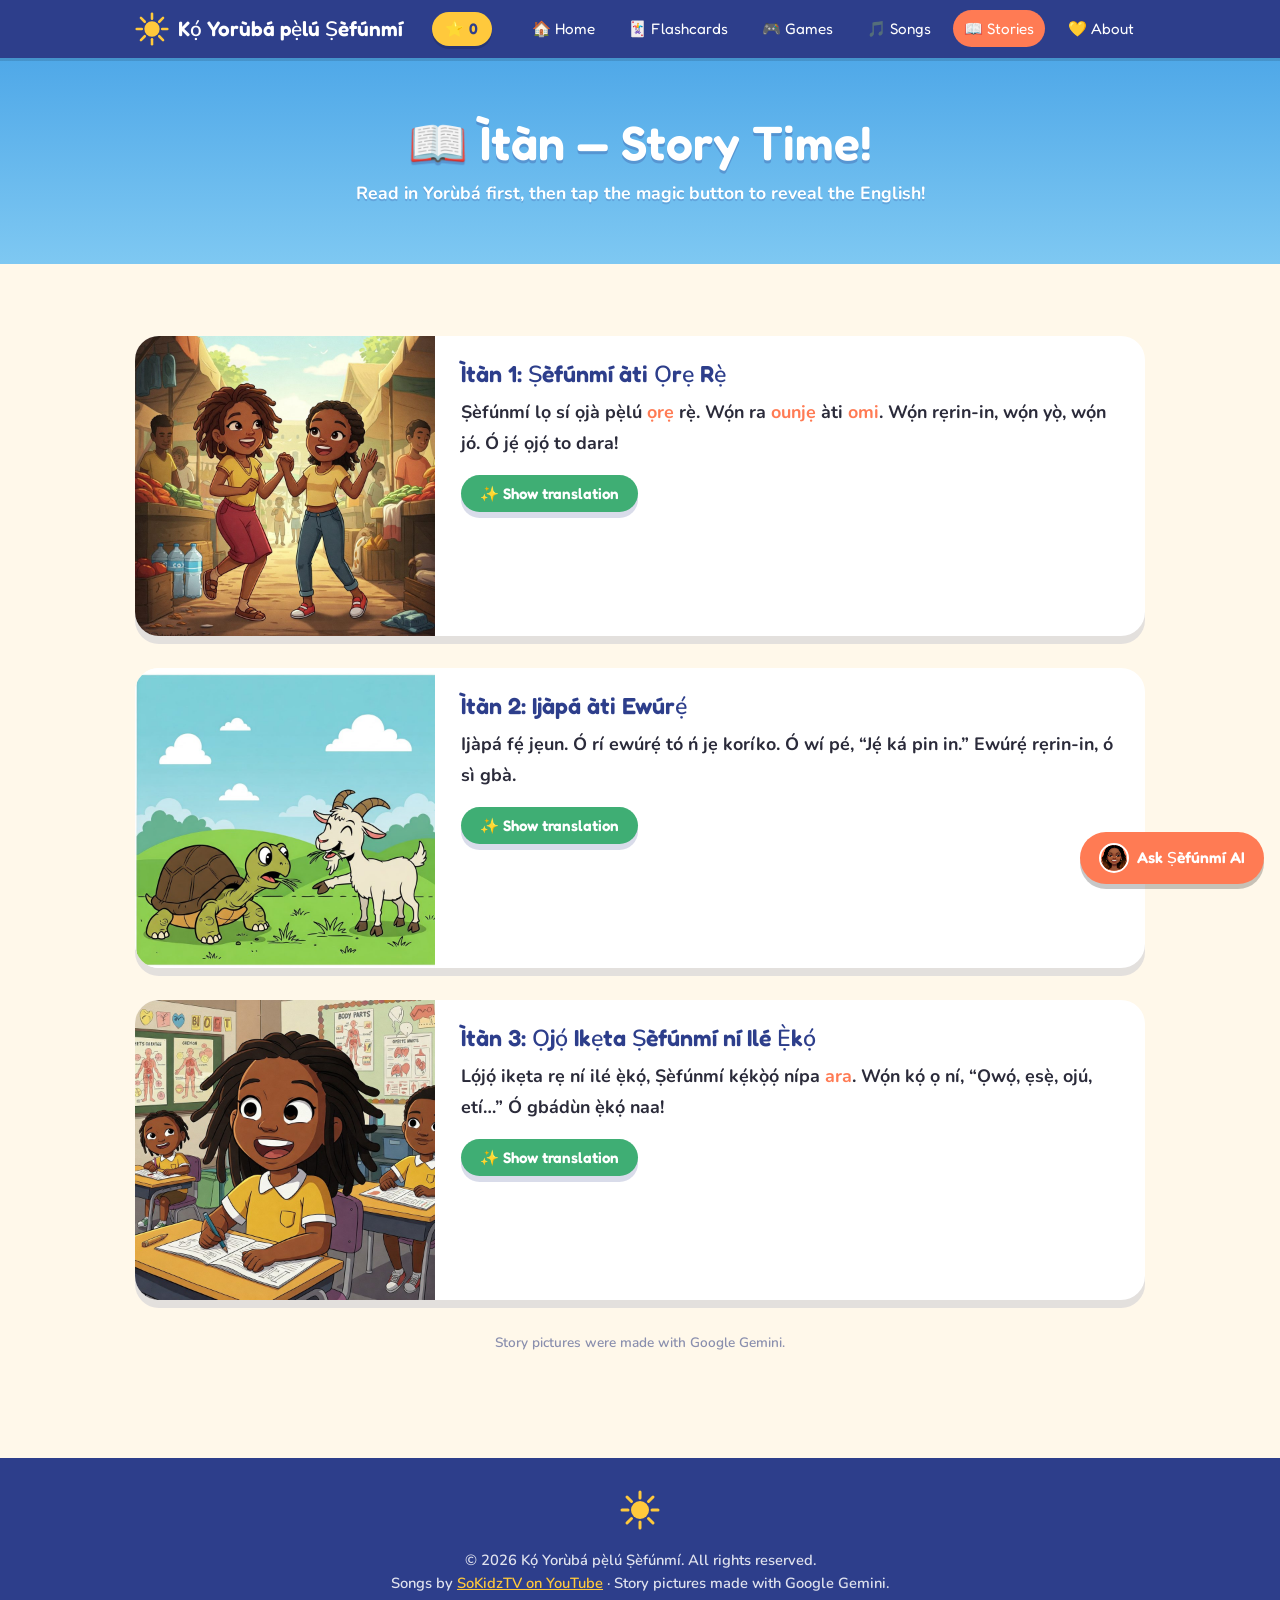
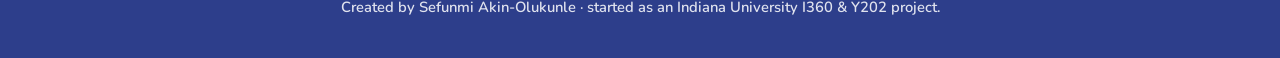
<file: stories.html>
<!DOCTYPE html>
<html lang="en">
<head>
  <meta charset="UTF-8">
  <meta name="viewport" content="width=device-width, initial-scale=1.0">
  <title>Stories — Kọ́ Yorùbá pẹ̀lú Ṣèfúnmí</title>
  <meta name="description" content="Kọ́ Yorùbá pẹ̀lú Ṣèfúnmí — Learn Yorùbá with Ṣèfúnmí through flashcards, games, songs, and stories. Fun for kids and families!">
  <link rel="preconnect" href="https://fonts.googleapis.com">
  <link rel="preconnect" href="https://fonts.gstatic.com" crossorigin>
  <link href="https://fonts.googleapis.com/css2?family=Fredoka:wght@400;500;600&family=Nunito:wght@600;700;800&display=swap" rel="stylesheet">
  <link rel="manifest" href="manifest.json">
  <meta name="theme-color" content="#2d3e8b">
  <link rel="icon" href="images/icon-192.png" type="image/png">
  <link rel="apple-touch-icon" href="images/apple-touch-icon.png">
  <meta name="apple-mobile-web-app-capable" content="yes">
  <meta name="apple-mobile-web-app-title" content="Kọ́ Yorùbá">
  <link rel="stylesheet" href="css/styles.css">
</head>
<body>
  <header class="site-header">
    <div class="wrap bar">
      <a class="brand" href="index.html"><svg class="logo-sun" viewBox="0 0 40 40" aria-hidden="true"><circle cx="20" cy="20" r="9" fill="#ffc93c"/><g stroke="#ffc93c" stroke-width="3" stroke-linecap="round"><line x1="20" y1="2" x2="20" y2="8"/><line x1="20" y1="32" x2="20" y2="38"/><line x1="2" y1="20" x2="8" y2="20"/><line x1="32" y1="20" x2="38" y2="20"/><line x1="7" y1="7" x2="11.5" y2="11.5"/><line x1="28.5" y1="28.5" x2="33" y2="33"/><line x1="33" y1="7" x2="28.5" y2="11.5"/><line x1="11.5" y1="28.5" x2="7" y2="33"/></g></svg> Kọ́ Yorùbá pẹ̀lú Ṣèfúnmí</a>
      <span class="star-chip" id="star-chip" title="Stars you've earned">⭐ <span id="star-count">0</span></span>
      <button class="nav-toggle" id="nav-toggle" aria-expanded="false" aria-controls="site-nav">Menu</button>
      <nav class="site-nav" id="site-nav" aria-label="Main">
        <ul>
          <li><a href="index.html">🏠 Home</a></li>
          <li><a href="lessons.html">🃏 Flashcards</a></li>
          <li><a href="games.html">🎮 Games</a></li>
          <li><a href="songs.html">🎵 Songs</a></li>
          <li><a href="stories.html" aria-current="page">📖 Stories</a></li>
          <li><a href="about.html">💛 About</a></li>
        </ul>
      </nav>
    </div>
  </header>

  <section class="page-hero">
    <h1>📖 Ìtàn — Story Time!</h1>
    <p>Read in Yorùbá first, then tap the magic button to reveal the English!</p>
  </section>

  <section class="section">
    <div class="wrap">

      <article class="story-card anim-bounce">
        <div class="pic"><img src="images/sefunmi_friend.jpeg" alt="Sefunmi and her friend at the market" loading="lazy"></div>
        <div class="body">
          <h3>Ìtàn 1: Ṣèfúnmí àti Ọrẹ Rẹ̀</h3>
          <p class="yo-text">Ṣèfúnmí lọ sí ọjà pẹ̀lú <strong>ọrẹ</strong> rẹ̀. Wọ́n ra <strong>ounjẹ</strong> àti <strong>omi</strong>. Wọ́n rẹrin-in, wọ́n yọ̀, wọ́n jó. Ó jẹ́ ọjọ́ to dara!</p>
          <div class="translation" id="tr-1">✨ Sefunmi went to the market with her <strong>friend</strong>. They bought <strong>food</strong> and <strong>water</strong>. They laughed, celebrated, and danced. It was a beautiful <strong>day</strong>!</div>
          <button class="btn btn-leaf small reveal-btn" data-target="tr-1" type="button">✨ Show translation</button>
        </div>
      </article>

      <article class="story-card anim-bounce">
        <div class="pic"><img src="images/turtle_goat.jpeg" alt="Tortoise and goat sharing grass" loading="lazy"></div>
        <div class="body">
          <h3>Ìtàn 2: Ijàpá àti Ewúrẹ́</h3>
          <p class="yo-text">Ijàpá fẹ́ jẹun. Ó rí ewúrẹ́ tó ń jẹ koríko. Ó wí pé, &ldquo;Jẹ́ ká pin in.&rdquo; Ewúrẹ́ rẹrin-in, ó sì gbà.</p>
          <div class="translation" id="tr-2">✨ Tortoise was hungry. He saw a goat eating grass. He said, &ldquo;Let's share it.&rdquo; The goat laughed and agreed.</div>
          <button class="btn btn-leaf small reveal-btn" data-target="tr-2" type="button">✨ Show translation</button>
        </div>
      </article>

      <article class="story-card anim-bounce">
        <div class="pic"><img src="images/sefunmi_school.jpeg" alt="Sefunmi learning at school" loading="lazy"></div>
        <div class="body">
          <h3>Ìtàn 3: Ọjọ́ Ikẹta Ṣèfúnmí ní Ilé Ẹ̀kọ́</h3>
          <p class="yo-text">Lọ́jọ́ ikẹta rẹ ní ilé ẹ̀kọ́, Ṣèfúnmí kẹ́kọ̀ọ́ nípa <strong>ara</strong>. Wọ́n kọ́ ọ ní, &ldquo;Ọwọ́, ẹsẹ̀, ojú, etí&hellip;&rdquo; Ó gbádùn ẹ̀kọ́ naa!</p>
          <div class="translation" id="tr-3">✨ On her third day at school, Sefunmi learned about the <strong>body</strong>. They taught her: &ldquo;Hand, leg, eyes, ears&hellip;&rdquo; She enjoyed the <strong>lesson</strong>!</div>
          <button class="btn btn-leaf small reveal-btn" data-target="tr-3" type="button">✨ Show translation</button>
        </div>
      </article>

      <p class="credit-note">Story pictures were made with Google Gemini.</p>
    </div>
  </section>


  <footer class="site-footer">
    <svg class="foot-sun" viewBox="0 0 40 40" aria-hidden="true"><circle cx="20" cy="20" r="9" fill="#ffc93c"/><g stroke="#ffc93c" stroke-width="3" stroke-linecap="round"><line x1="20" y1="2" x2="20" y2="8"/><line x1="20" y1="32" x2="20" y2="38"/><line x1="2" y1="20" x2="8" y2="20"/><line x1="32" y1="20" x2="38" y2="20"/><line x1="7" y1="7" x2="11.5" y2="11.5"/><line x1="28.5" y1="28.5" x2="33" y2="33"/><line x1="33" y1="7" x2="28.5" y2="11.5"/><line x1="11.5" y1="28.5" x2="7" y2="33"/></g></svg>
    <p>&copy; 2026 Kọ́ Yorùbá pẹ̀lú Ṣèfúnmí. All rights reserved.</p>
    <p>Songs by <a href="https://www.youtube.com/playlist?list=PLvyWSc3Rf-4h21iMtvp2aFP9dDpeBqy0P" rel="noopener">SoKidzTV on YouTube</a> &middot; Story pictures made with Google Gemini.</p>
    <p>Created by Sefunmi Akin-Olukunle &middot; started as an Indiana University I360 &amp; Y202 project.</p>
  </footer>

  <button id="chat-launcher" aria-haspopup="dialog"><img src="images/sefunmi_avatar.PNG" alt=""> Ask Ṣèfúnmí AI</button>
  <div id="chatbot" role="dialog" aria-label="Sefunmi AI chat">
    <header>
      <span>Ṣèfúnmí AI</span>
      <button id="chat-close" aria-label="Close chat">&times;</button>
    </header>
    <div id="chat-body" aria-live="polite"></div>
    <form id="chat-form">
      <input id="chat-input" type="text" placeholder="Ask me anything!" autocomplete="off">
      <button type="submit">Send</button>
    </form>
  </div>

  <canvas id="confetti-canvas"></canvas>
  <script src="js/data.js"></script>
  <script src="js/app.js"></script>
  <script src="js/stories.js"></script>
  <script>
    if ("serviceWorker" in navigator) window.addEventListener("load", () => navigator.serviceWorker.register("./sw.js"));
  </script>
</body>
</html>
</file>
<file: css/styles.css>
/* ==========================================================================
   Yorùbá Learning with Ṣèfúnmí — v2
   A bright, animated, kid-first design.
   Display: Fredoka · Body: Nunito
   ========================================================================== */

:root {
  --sky: #7ec8f2;
  --sky-deep: #4fa8e8;
  --sun: #ffc93c;
  --coral: #ff7b54;
  --leaf: #3fae74;
  --grape: #9b6fde;
  --indigo: #2d3e8b;
  /* heritage tie to the portfolio */
  --paper: #fff8ea;
  --ink: #2b2b3a;
  --white: #ffffff;
  --shadow: 0 6px 0 rgba(45, 62, 139, 0.18);

  --font-display: "Fredoka", "Nunito", sans-serif;
  --font-body: "Nunito", system-ui, sans-serif;
  --radius: 24px;
  --maxw: 1080px;
  --pad: clamp(1rem, 4vw, 2.2rem);
}

* {
  box-sizing: border-box;
  margin: 0;
  padding: 0;
}

html {
  scroll-behavior: smooth;
}

body {
  font-family: var(--font-body);
  font-size: clamp(1rem, 0.97rem + 0.2vw, 1.1rem);
  line-height: 1.6;
  color: var(--ink);
  background: var(--paper);
  overflow-x: hidden;
}

img {
  max-width: 100%;
  display: block;
}

a {
  color: var(--indigo);
}

:focus-visible {
  outline: 4px solid var(--sun);
  outline-offset: 3px;
  border-radius: 8px;
}

.wrap {
  max-width: var(--maxw);
  margin: 0 auto;
  padding-inline: var(--pad);
}

h1,
h2,
h3 {
  font-family: var(--font-display);
  font-weight: 600;
  line-height: 1.15;
}

/* ==========================================================================
   Animations
   ========================================================================== */
@keyframes bob {

  0%,
  100% {
    transform: translateY(0);
  }

  50% {
    transform: translateY(-12px);
  }
}

@keyframes bobBig {

  0%,
  100% {
    transform: translateY(0);
  }

  50% {
    transform: translateY(-22px);
  }
}

@keyframes drift {
  from {
    transform: translateX(-12vw);
  }

  to {
    transform: translateX(112vw);
  }
}

@keyframes spinSlow {
  to {
    transform: rotate(360deg);
  }
}

@keyframes wiggle {

  0%,
  100% {
    transform: rotate(-2.5deg);
  }

  50% {
    transform: rotate(2.5deg);
  }
}

@keyframes popIn {
  0% {
    transform: scale(0);
    opacity: 0;
  }

  70% {
    transform: scale(1.12);
  }

  100% {
    transform: scale(1);
    opacity: 1;
  }
}

@keyframes bounceIn {
  0% {
    transform: translateY(30px);
    opacity: 0;
  }

  60% {
    transform: translateY(-8px);
    opacity: 1;
  }

  100% {
    transform: translateY(0);
  }
}

@keyframes rainbowShift {
  0% {
    background-position: 0% 50%;
  }

  100% {
    background-position: 200% 50%;
  }
}

@keyframes starPop {
  0% {
    transform: scale(1);
  }

  40% {
    transform: scale(1.6) rotate(18deg);
  }

  100% {
    transform: scale(1);
  }
}

@keyframes floaty {

  0%,
  100% {
    transform: translateY(0) rotate(0deg);
  }

  50% {
    transform: translateY(-16px) rotate(6deg);
  }
}

@keyframes shake {

  0%,
  100% {
    transform: translateX(0);
  }

  25% {
    transform: translateX(-7px);
  }

  75% {
    transform: translateX(7px);
  }
}

.anim-pop {
  animation: popIn 500ms cubic-bezier(.5, 1.6, .5, 1) both;
}

.anim-bounce {
  animation: bounceIn 650ms cubic-bezier(.4, 1.4, .5, 1) both;
}

.stagger>* {
  animation: bounceIn 650ms cubic-bezier(.4, 1.4, .5, 1) both;
}

.stagger>*:nth-child(1) {
  animation-delay: 60ms;
}

.stagger>*:nth-child(2) {
  animation-delay: 160ms;
}

.stagger>*:nth-child(3) {
  animation-delay: 260ms;
}

.stagger>*:nth-child(4) {
  animation-delay: 360ms;
}

.stagger>*:nth-child(5) {
  animation-delay: 460ms;
}

.shake {
  animation: shake 320ms ease;
}

@media (prefers-reduced-motion: reduce) {

  *,
  *::before,
  *::after {
    animation: none !important;
    transition: none !important;
  }

  html {
    scroll-behavior: auto;
  }
}

/* ==========================================================================
   Header
   ========================================================================== */
.site-header {
  background: var(--indigo);
  position: sticky;
  top: 0;
  z-index: 60;
  box-shadow: 0 3px 0 rgba(0, 0, 0, 0.12);
}

.site-header .bar {
  display: flex;
  align-items: center;
  justify-content: space-between;
  gap: 0.8rem;
  padding-block: 0.65rem;
}

.brand {
  white-space: nowrap;
  font-family: var(--font-display);
  font-weight: 600;
  font-size: clamp(1.05rem, 2.6vw, 1.3rem);
  color: var(--white);
  text-decoration: none;
  display: flex;
  align-items: center;
  gap: 0.55rem;
}

.brand .logo-sun {
  width: 34px;
  height: 34px;
  flex: none;
  animation: spinSlow 24s linear infinite;
}

.star-chip {
  font-family: var(--font-display);
  background: var(--sun);
  color: var(--indigo);
  border-radius: 999px;
  padding: 0.3rem 0.85rem;
  font-size: 0.95rem;
  font-weight: 600;
  display: inline-flex;
  align-items: center;
  gap: 0.3rem;
  box-shadow: 0 3px 0 rgba(0, 0, 0, 0.15);
}

.star-chip.earn {
  animation: starPop 600ms ease;
}

.site-nav ul {
  display: flex;
  gap: clamp(0.15rem, 1.4vw, 0.7rem);
  list-style: none;
}

.site-nav a {
  font-family: var(--font-display);
  color: var(--white);
  text-decoration: none;
  font-size: 0.95rem;
  padding: 0.4rem 0.7rem;
  border-radius: 999px;
  display: inline-block;
  white-space: nowrap;
  transition: background 150ms ease, transform 150ms ease;
}

.site-nav a:hover {
  background: rgba(255, 255, 255, 0.16);
  transform: translateY(-2px) rotate(-1.5deg);
}

.site-nav a[aria-current="page"] {
  background: var(--coral);
}

.nav-toggle {
  display: none;
  background: var(--coral);
  border: none;
  color: var(--white);
  font-family: var(--font-display);
  font-size: 1rem;
  padding: 0.45rem 0.95rem;
  border-radius: 999px;
  cursor: pointer;
  box-shadow: 0 3px 0 rgba(0, 0, 0, 0.18);
}

@media (max-width: 990px) {
  .nav-toggle {
    display: block;
  }

  .site-nav {
    position: absolute;
    top: 100%;
    left: 0;
    right: 0;
    background: var(--indigo);
    display: none;
    padding: 0.5rem var(--pad) 1rem;
    box-shadow: 0 8px 16px rgba(0, 0, 0, 0.18);
  }

  .site-nav.open {
    display: block;
  }

  .site-nav ul {
    flex-direction: column;
  }

  .site-nav a {
    display: block;
  }
}

/* ==========================================================================
   Sky hero
   ========================================================================== */
.hero {
  position: relative;
  background: linear-gradient(180deg, var(--sky-deep) 0%, var(--sky) 55%, #bfe6fb 100%);
  color: var(--white);
  overflow: hidden;
  padding-block: clamp(3.2rem, 9vw, 6rem) clamp(4.5rem, 10vw, 7rem);
  text-align: center;
}

.hero .wrap {
  position: relative;
  z-index: 3;
}

.hero h1 {
  font-size: clamp(2.2rem, 6.5vw, 4.2rem);
  text-shadow: 0 4px 0 rgba(45, 62, 139, 0.28);
}

.hero h1 .bouncy {
  display: inline-block;
  animation: bob 2.6s ease-in-out infinite;
}

.hero h1 .bouncy:nth-child(2n) {
  animation-delay: 0.25s;
}

.hero h1 .bouncy:nth-child(3n) {
  animation-delay: 0.5s;
}

.hero .sub {
  margin: 1rem auto 0;
  max-width: 46ch;
  font-size: clamp(1.05rem, 2.4vw, 1.35rem);
  font-weight: 700;
  color: rgba(255, 255, 255, 0.96);
  text-shadow: 0 2px 0 rgba(45, 62, 139, 0.2);
}

.hero .cta-row {
  margin-top: 2rem;
  display: flex;
  justify-content: center;
  flex-wrap: wrap;
  gap: 1rem;
}

.mascot {
  width: clamp(110px, 18vw, 170px);
  margin: 0 auto 1.2rem;
  border-radius: 50%;
  border: 6px solid var(--white);
  box-shadow: 0 8px 0 rgba(45, 62, 139, 0.25);
  animation: bobBig 3.2s ease-in-out infinite;
}

.sun-el {
  position: absolute;
  top: 34px;
  right: 7%;
  width: clamp(70px, 10vw, 120px);
  z-index: 1;
  animation: spinSlow 30s linear infinite;
}

.cloud {
  position: absolute;
  z-index: 1;
  opacity: 0.9;
  animation: drift linear infinite;
}

.floaties span {
  position: absolute;
  z-index: 2;
  font-size: clamp(1.2rem, 3vw, 2rem);
  animation: floaty 4s ease-in-out infinite;
  user-select: none;
}

.hero .wave {
  position: absolute;
  bottom: -2px;
  left: 0;
  right: 0;
  z-index: 2;
  display: block;
  width: 100%;
}

/* Buttons — chunky, pushable */
.btn {
  font-family: var(--font-display);
  font-weight: 600;
  font-size: 1.1rem;
  display: inline-block;
  text-decoration: none;
  padding: 0.8rem 1.8rem;
  border-radius: 999px;
  border: none;
  cursor: pointer;
  color: var(--white);
  box-shadow: var(--shadow);
  transition: transform 120ms ease, box-shadow 120ms ease;
}

.btn:active {
  transform: translateY(5px);
  box-shadow: 0 1px 0 rgba(45, 62, 139, 0.18);
}

.btn:hover {
  transform: translateY(-2px);
}

.btn:hover:active {
  transform: translateY(5px);
}

.btn-coral {
  background: var(--coral);
}

.btn-leaf {
  background: var(--leaf);
}

.btn-grape {
  background: var(--grape);
}

.btn-indigo {
  background: var(--indigo);
}

.btn-sun {
  background: var(--sun);
  color: var(--indigo);
}

.btn.small {
  font-size: 0.95rem;
  padding: 0.55rem 1.2rem;
}

/* ==========================================================================
   Sections & cards
   ========================================================================== */
.section {
  padding-block: clamp(2.6rem, 7vw, 4.5rem);
}

.section h2 {
  font-size: clamp(1.7rem, 4.5vw, 2.6rem);
  text-align: center;
  color: var(--indigo);
}

.section .section-sub {
  text-align: center;
  max-width: 56ch;
  margin: 0.6rem auto 2rem;
  font-weight: 600;
  color: #56597a;
}

.big-cards {
  display: grid;
  grid-template-columns: repeat(auto-fit, minmax(230px, 1fr));
  gap: 1.4rem;
}

.big-card {
  background: var(--white);
  border-radius: var(--radius);
  padding: 1.7rem 1.4rem 1.6rem;
  text-align: center;
  text-decoration: none;
  color: var(--ink);
  box-shadow: 0 8px 0 rgba(45, 62, 139, 0.12);
  border: 4px solid transparent;
  transition: transform 160ms ease, border-color 160ms ease;
}

.big-card:hover {
  transform: translateY(-6px) rotate(-1deg);
  animation: wiggle 400ms ease;
}

.big-card .emoji {
  font-size: 3rem;
  display: block;
  margin-bottom: 0.6rem;
}

.big-card h3 {
  font-size: 1.4rem;
  margin-bottom: 0.35rem;
}

.big-card p {
  font-size: 0.98rem;
  color: #56597a;
  font-weight: 600;
}

.big-card.c-coral:hover {
  border-color: var(--coral);
}

.big-card.c-leaf:hover {
  border-color: var(--leaf);
}

.big-card.c-grape:hover {
  border-color: var(--grape);
}

.big-card.c-sun:hover {
  border-color: var(--sun);
}

.big-card .yo {
  font-family: var(--font-display);
  font-size: 0.95rem;
  color: var(--coral);
  letter-spacing: 0.03em;
}

/* Page hero (inner pages) */
.page-hero {
  background: linear-gradient(180deg, var(--sky-deep), var(--sky));
  color: var(--white);
  text-align: center;
  padding-block: clamp(2.2rem, 6vw, 3.6rem);
  position: relative;
  overflow: hidden;
}

.page-hero h1 {
  font-size: clamp(1.9rem, 5vw, 3rem);
  text-shadow: 0 3px 0 rgba(45, 62, 139, 0.28);
  position: relative;
  z-index: 2;
}

.page-hero p {
  font-weight: 700;
  margin-top: 0.5rem;
  position: relative;
  z-index: 2;
  text-shadow: 0 2px 0 rgba(45, 62, 139, 0.2);
}

/* ==========================================================================
   Flashcards (lessons)
   ========================================================================== */
.deck-zone {
  max-width: 560px;
  margin: 0 auto;
  text-align: center;
}

.progress-track {
  background: #e8e2cf;
  border-radius: 999px;
  height: 18px;
  overflow: hidden;
  box-shadow: inset 0 2px 4px rgba(0, 0, 0, 0.08);
  margin-bottom: 1.4rem;
}

.progress-fill {
  height: 100%;
  width: 0%;
  background: repeating-linear-gradient(45deg, var(--leaf) 0 14px, #55c98b 14px 28px);
  border-radius: 999px;
  transition: width 400ms cubic-bezier(.5, 1.4, .5, 1);
}

.flashcard {
  perspective: 1200px;
  height: 300px;
  cursor: pointer;
  margin-bottom: 1.3rem;
  -webkit-tap-highlight-color: transparent;
}

.flashcard .inner {
  position: relative;
  width: 100%;
  height: 100%;
  transform-style: preserve-3d;
  transition: transform 550ms cubic-bezier(.4, 1.3, .5, 1);
}

.flashcard.flipped .inner {
  transform: rotateY(180deg);
}

.flashcard .face {
  position: absolute;
  inset: 0;
  backface-visibility: hidden;
  border-radius: var(--radius);
  display: flex;
  flex-direction: column;
  align-items: center;
  justify-content: center;
  gap: 0.5rem;
  padding: 1.4rem;
  box-shadow: 0 10px 0 rgba(45, 62, 139, 0.15);
}

.flashcard .front {
  background: var(--white);
  border: 5px solid var(--sky-deep);
}

.flashcard .back {
  background: var(--indigo);
  color: var(--white);
  transform: rotateY(180deg);
  border: 5px solid var(--sun);
}

.flashcard .word {
  font-family: var(--font-display);
  font-size: clamp(2rem, 7vw, 3rem);
  font-weight: 600;
}

.flashcard .hint {
  font-weight: 700;
  font-size: 0.9rem;
  color: #8a8fae;
}

.flashcard .back .hint {
  color: rgba(255, 255, 255, 0.7);
}

.deck-actions {
  display: flex;
  justify-content: center;
  gap: 0.9rem;
  flex-wrap: wrap;
}

.deck-done {
  padding: 2rem 0;
}

.deck-done .big-emoji {
  font-size: 4rem;
  animation: bobBig 1.6s ease-in-out infinite;
}

/* ==========================================================================
   Games
   ========================================================================== */
.game-tabs {
  display: flex;
  justify-content: center;
  gap: 1rem;
  flex-wrap: wrap;
  margin-bottom: 2rem;
}

.game-zone {
  display: none;
}

.game-zone.active {
  display: block;
}

.scoreboard {
  display: flex;
  justify-content: center;
  gap: 1rem;
  flex-wrap: wrap;
  margin-bottom: 1.4rem;
  font-family: var(--font-display);
}

.score-pill {
  background: var(--white);
  border-radius: 999px;
  padding: 0.45rem 1.1rem;
  font-size: 1rem;
  color: var(--indigo);
  box-shadow: 0 4px 0 rgba(45, 62, 139, 0.12);
}

.memory-grid {
  display: grid;
  grid-template-columns: repeat(4, 1fr);
  gap: 0.8rem;
  max-width: 640px;
  margin: 0 auto;
}

@media (max-width: 560px) {
  .memory-grid {
    grid-template-columns: repeat(4, 1fr);
    gap: 0.5rem;
  }
}

.mem-card {
  aspect-ratio: 3 / 3.4;
  perspective: 900px;
  cursor: pointer;
  border: none;
  background: none;
  padding: 0;
  -webkit-tap-highlight-color: transparent;
}

.mem-card .inner {
  display: block;
  position: relative;
  width: 100%;
  height: 100%;
  transform-style: preserve-3d;
  transition: transform 400ms cubic-bezier(.4, 1.3, .5, 1);
}

.mem-card.flipped .inner,
.mem-card.matched .inner {
  transform: rotateY(180deg);
}

.mem-card .face {
  position: absolute;
  inset: 0;
  backface-visibility: hidden;
  border-radius: 16px;
  display: flex;
  align-items: center;
  justify-content: center;
  font-family: var(--font-display);
  font-weight: 600;
  font-size: clamp(0.8rem, 2.4vw, 1.05rem);
  padding: 0.4rem;
  text-align: center;
  line-height: 1.2;
  box-shadow: 0 5px 0 rgba(45, 62, 139, 0.14);
}

.mem-card .face-down {
  background: linear-gradient(135deg, var(--grape), var(--indigo));
  color: var(--white);
  font-size: 1.6rem;
}

.mem-card .face-up {
  background: var(--white);
  color: var(--indigo);
  transform: rotateY(180deg);
  border: 3px solid var(--sky-deep);
}

.mem-card .face-up.yo-side {
  background: var(--sun);
  border-color: var(--coral);
}

.mem-card.matched .face-up {
  background: var(--leaf);
  color: var(--white);
  border-color: var(--leaf);
  animation: starPop 500ms ease;
}

.mem-card.matched {
  cursor: default;
}

.quiz-box {
  max-width: 620px;
  margin: 0 auto;
  text-align: center;
}

.quiz-word {
  font-family: var(--font-display);
  font-size: clamp(2rem, 6vw, 3rem);
  color: var(--indigo);
  background: var(--white);
  border-radius: var(--radius);
  padding: 1.6rem 1rem;
  box-shadow: 0 8px 0 rgba(45, 62, 139, 0.13);
  margin-bottom: 1.4rem;
}

.quiz-opts {
  display: grid;
  grid-template-columns: 1fr 1fr;
  gap: 0.9rem;
}

@media (max-width: 480px) {
  .quiz-opts {
    grid-template-columns: 1fr;
  }
}

.quiz-opt {
  font-family: var(--font-display);
  font-size: 1.15rem;
  font-weight: 600;
  background: var(--white);
  color: var(--ink);
  border: 4px solid var(--sky-deep);
  border-radius: 18px;
  padding: 0.9rem 0.8rem;
  cursor: pointer;
  box-shadow: 0 5px 0 rgba(45, 62, 139, 0.14);
  transition: transform 130ms ease;
}

.quiz-opt:hover {
  transform: translateY(-3px) rotate(-0.5deg);
}

.quiz-opt.right {
  background: var(--leaf);
  border-color: var(--leaf);
  color: var(--white);
  animation: starPop 500ms ease;
}

.quiz-opt.wrong {
  background: var(--coral);
  border-color: var(--coral);
  color: var(--white);
  animation: shake 320ms ease;
}

.quiz-opt:disabled {
  cursor: default;
}

.win-banner {
  text-align: center;
  padding: 1.6rem 0 0.4rem;
}

.win-banner .big-emoji {
  font-size: 4.2rem;
  display: inline-block;
  animation: bobBig 1.4s ease-in-out infinite;
}

.win-banner h3 {
  font-size: 1.8rem;
  color: var(--indigo);
  margin-top: 0.4rem;
}

.win-banner p {
  font-weight: 700;
  color: #56597a;
}

/* ==========================================================================
   Songs
   ========================================================================== */
.song-grid {
  display: grid;
  grid-template-columns: 1fr 1fr;
  gap: 1.6rem;
}

@media (max-width: 760px) {
  .song-grid {
    grid-template-columns: 1fr;
  }
}

.song-card {
  background: var(--white);
  border-radius: var(--radius);
  overflow: hidden;
  box-shadow: 0 8px 0 rgba(45, 62, 139, 0.13);
  transition: transform 160ms ease;
}

.song-card:hover {
  transform: translateY(-5px) rotate(-0.6deg);
}

.yt-lite {
  position: relative;
  aspect-ratio: 16 / 9;
  cursor: pointer;
  background: #000 center / cover no-repeat;
  border: none;
  width: 100%;
  padding: 0;
}

.yt-lite .play-bubble {
  position: absolute;
  inset: 0;
  margin: auto;
  width: 74px;
  height: 74px;
  border-radius: 50%;
  background: var(--coral);
  color: var(--white);
  display: flex;
  align-items: center;
  justify-content: center;
  font-size: 1.9rem;
  box-shadow: 0 5px 0 rgba(0, 0, 0, 0.28);
  animation: bob 2.2s ease-in-out infinite;
  pointer-events: none;
}

.yt-lite iframe {
  position: absolute;
  inset: 0;
  width: 100%;
  height: 100%;
  border: 0;
}

.song-card .body {
  padding: 1.1rem 1.3rem 1.3rem;
}

.song-card h3 {
  color: var(--indigo);
  font-size: 1.35rem;
}

.song-card .yo-title {
  color: var(--coral);
  font-family: var(--font-display);
  font-size: 1rem;
}

.song-card p {
  font-weight: 600;
  color: #56597a;
  font-size: 0.97rem;
  margin-top: 0.3rem;
}

/* ==========================================================================
   Stories
   ========================================================================== */
.story-card {
  background: var(--white);
  border-radius: var(--radius);
  box-shadow: 0 8px 0 rgba(45, 62, 139, 0.13);
  overflow: hidden;
  margin-bottom: 2rem;
  display: grid;
  grid-template-columns: 300px 1fr;
}

@media (max-width: 760px) {
  .story-card {
    grid-template-columns: 1fr;
  }
}

.story-card .pic {
  background: var(--sky);
  min-height: 220px;
}

.story-card .pic img {
  width: 100%;
  height: 100%;
  object-fit: cover;
}

.story-card .body {
  padding: 1.5rem 1.6rem 1.6rem;
}

.story-card h3 {
  color: var(--indigo);
  font-size: 1.45rem;
  margin-bottom: 0.6rem;
}

.story-card .yo-text {
  font-size: 1.12rem;
  font-weight: 700;
  line-height: 1.75;
}

.story-card .yo-text strong {
  color: var(--coral);
}

.translation {
  margin-top: 1rem;
  background: var(--paper);
  border: 3px dashed var(--sun);
  border-radius: 16px;
  padding: 1rem 1.1rem;
  font-weight: 600;
  display: none;
}

.translation.show {
  display: block;
  animation: bounceIn 450ms ease both;
}

.translation strong {
  color: var(--leaf);
}

.story-card .btn {
  margin-top: 1rem;
}

/* ==========================================================================
   About + misc
   ========================================================================== */
.about-card {
  background: var(--white);
  border-radius: var(--radius);
  box-shadow: 0 8px 0 rgba(45, 62, 139, 0.13);
  padding: clamp(1.4rem, 4vw, 2.4rem);
  max-width: 780px;
  margin: 0 auto;
}

.about-card p+p {
  margin-top: 1rem;
}

.credit-note {
  text-align: center;
  font-size: 0.85rem;
  font-weight: 600;
  color: #8a8fae;
  margin-top: 1.6rem;
}

/* ==========================================================================
   Footer
   ========================================================================== */
.site-footer {
  background: var(--indigo);
  color: rgba(255, 255, 255, 0.85);
  text-align: center;
  padding: 2rem var(--pad) 2.4rem;
  font-weight: 600;
  font-size: 0.92rem;
  margin-top: 2rem;
}

.site-footer .foot-sun {
  width: 40px;
  margin: 0 auto 0.7rem;
  animation: spinSlow 26s linear infinite;
}

.site-footer a {
  color: var(--sun);
}

/* ==========================================================================
   Sefunmi AI chat
   ========================================================================== */
#chat-launcher {
  position: fixed;
  right: 1rem;
  bottom: 1rem;
  z-index: 90;
  background: var(--coral);
  color: var(--white);
  border: none;
  font-family: var(--font-display);
  font-weight: 600;
  font-size: 0.98rem;
  padding: 0.7rem 1.2rem;
  border-radius: 999px;
  cursor: pointer;
  box-shadow: 0 5px 0 rgba(0, 0, 0, 0.22);
  display: flex;
  align-items: center;
  gap: 0.5rem;
  animation: bob 3s ease-in-out infinite;
}

#chat-launcher img {
  width: 30px;
  height: 30px;
  border-radius: 50%;
  border: 2px solid var(--white);
}

#chatbot {
  position: fixed;
  right: 1rem;
  bottom: 4.6rem;
  z-index: 95;
  width: min(330px, calc(100vw - 2rem));
  background: var(--white);
  border-radius: 20px;
  box-shadow: 0 14px 34px rgba(45, 62, 139, 0.35);
  display: none;
  flex-direction: column;
  overflow: hidden;
  border: 4px solid var(--indigo);
}

#chatbot.open {
  display: flex;
  animation: bounceIn 400ms ease both;
}

#chatbot header {
  background: var(--indigo);
  color: var(--white);
  padding: 0.6rem 0.9rem;
  display: flex;
  justify-content: space-between;
  align-items: center;
  font-family: var(--font-display);
  font-weight: 600;
}

#chatbot header button {
  background: none;
  border: none;
  color: var(--white);
  font-size: 1.1rem;
  cursor: pointer;
}

#chat-body {
  height: 250px;
  overflow-y: auto;
  padding: 0.8rem;
  display: flex;
  flex-direction: column;
  gap: 0.5rem;
  background: var(--paper);
}

.chat-msg {
  max-width: 86%;
  padding: 0.5rem 0.75rem;
  border-radius: 14px;
  font-size: 0.92rem;
  font-weight: 600;
  line-height: 1.45;
}

.chat-msg.bot {
  background: var(--white);
  border: 2px solid var(--sky);
  align-self: flex-start;
}

.chat-msg.user {
  background: var(--leaf);
  color: var(--white);
  align-self: flex-end;
}

#chat-form {
  display: flex;
  border-top: 3px solid var(--paper);
}

#chat-input {
  flex: 1;
  border: none;
  padding: 0.7rem 0.9rem;
  font-size: 0.95rem;
  font-family: var(--font-body);
  font-weight: 600;
}

#chat-input:focus {
  outline: none;
}

#chat-form button {
  border: none;
  background: var(--coral);
  color: var(--white);
  font-family: var(--font-display);
  font-weight: 600;
  padding: 0 1.1rem;
  cursor: pointer;
}

/* Confetti canvas */
#confetti-canvas {
  position: fixed;
  inset: 0;
  pointer-events: none;
  z-index: 200;
}
</file>
